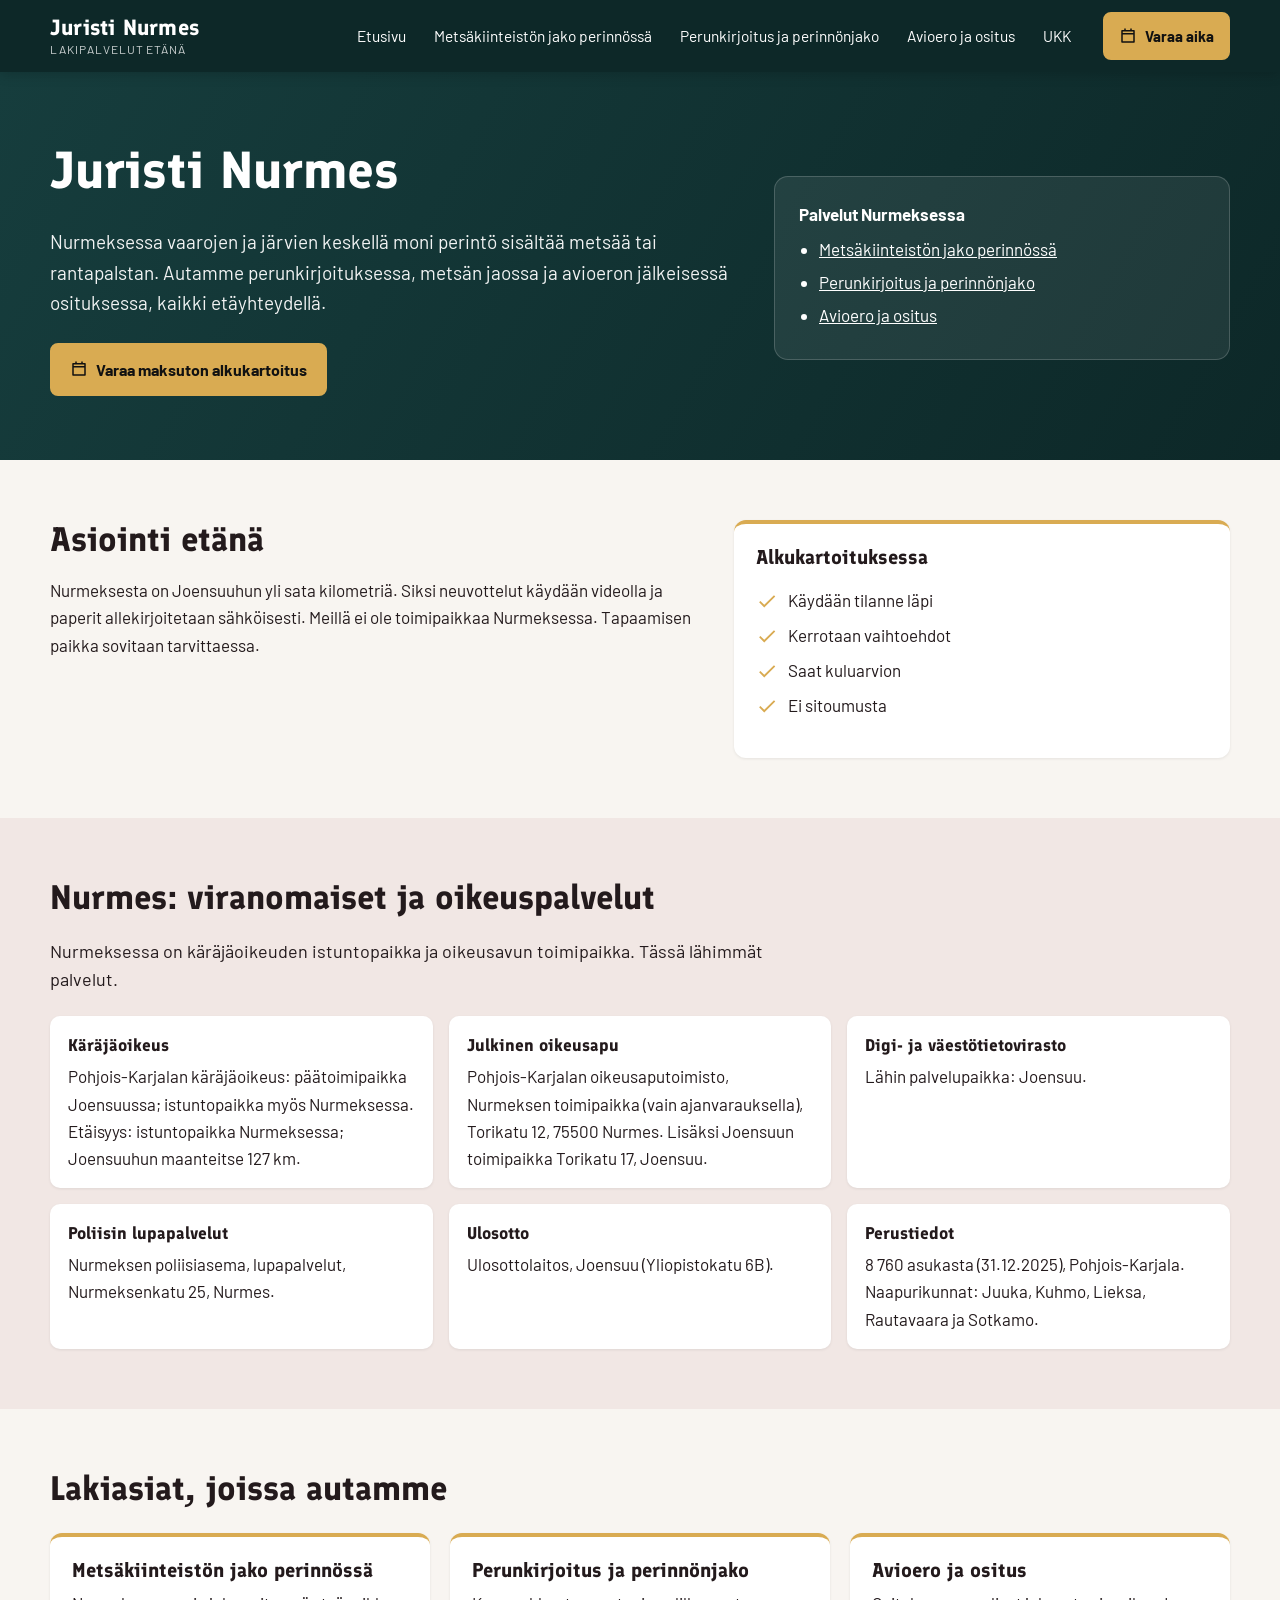
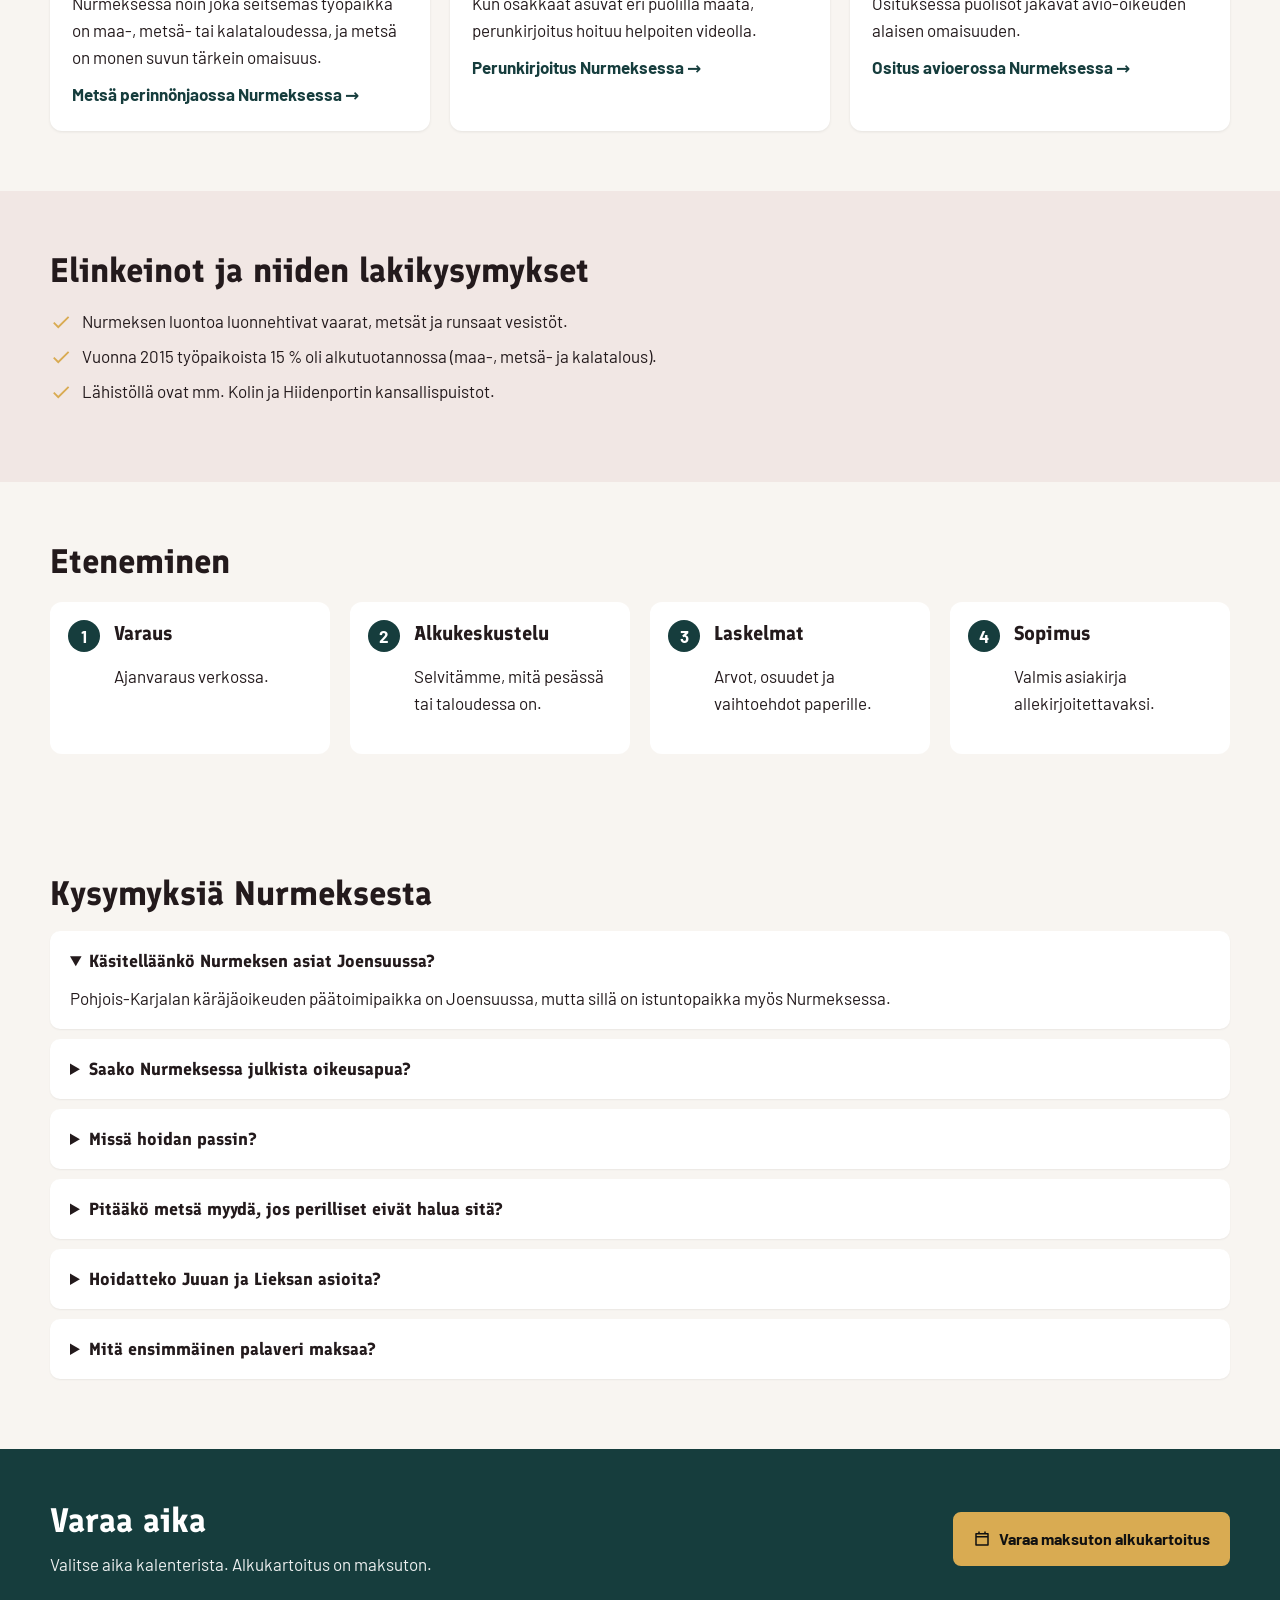
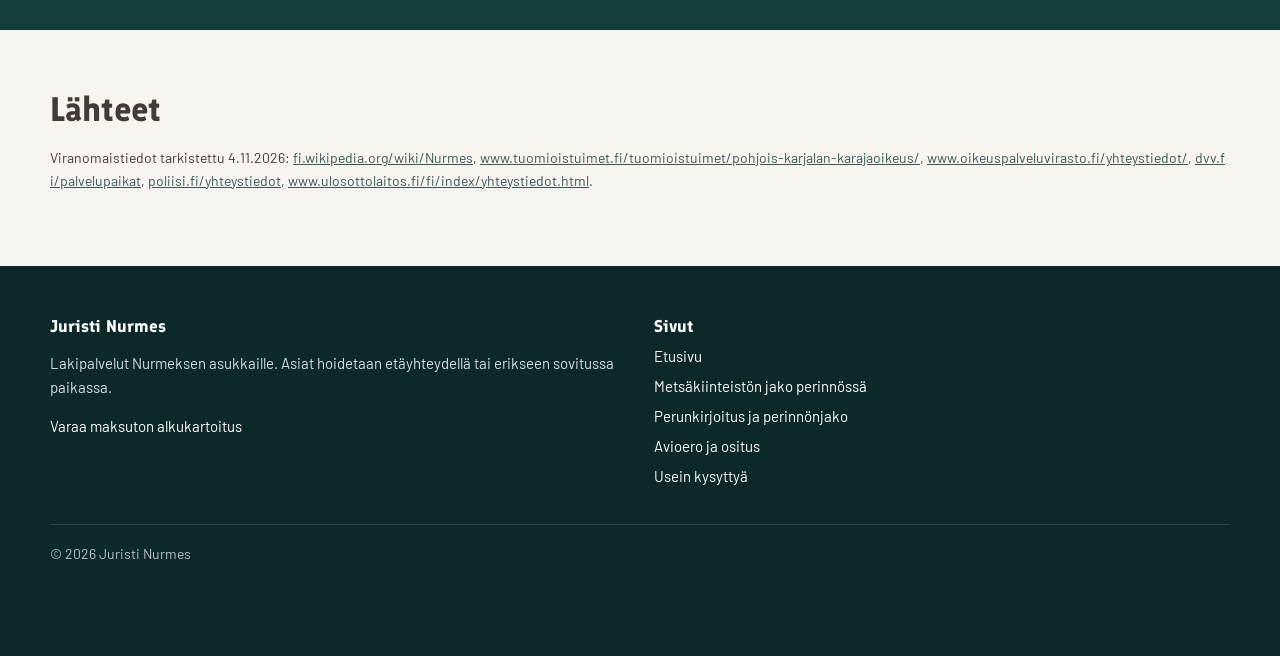
<file: index.html>
<!doctype html>
<html lang="fi">
<head>
<meta charset="utf-8">
<meta name="viewport" content="width=device-width,initial-scale=1">
<title>Juristi Nurmes | Metsä, perintö ja ero</title>
<meta name="description" content="Juristi Nurmes: metsäperinnöt, perunkirjoitus ja ositus etäyhteydellä. Varaa maksuton alkukartoitus.">
<meta name="robots" content="index,follow">
<link rel="canonical" href="https://arttu475-cpu.github.io/juristi-nurmes/">
<meta property="og:type" content="website">
<meta property="og:locale" content="fi_FI">
<meta property="og:site_name" content="Juristi Nurmes">
<meta property="og:title" content="Juristi Nurmes | Metsä, perintö ja ero">
<meta property="og:description" content="Juristi Nurmes: metsäperinnöt, perunkirjoitus ja ositus etäyhteydellä. Varaa maksuton alkukartoitus.">
<meta property="og:url" content="https://arttu475-cpu.github.io/juristi-nurmes/">
<meta name="theme-color" content="#0d2828">
<link rel="stylesheet" href="./_f/fontit.css">
<link rel="stylesheet" href="./_f/tyyli.css">
<script type="application/ld+json">{"@context":"https://schema.org","@graph":[{"@type":"WebSite","@id":"https://arttu475-cpu.github.io/juristi-nurmes/#website","url":"https://arttu475-cpu.github.io/juristi-nurmes/","name":"Juristi Nurmes","inLanguage":"fi"},{"@type":"LegalService","@id":"https://arttu475-cpu.github.io/juristi-nurmes/#palvelu","name":"Juristi Nurmes","url":"https://arttu475-cpu.github.io/juristi-nurmes/","description":"Juristi Nurmes: metsäperinnöt, perunkirjoitus ja ositus etäyhteydellä. Varaa maksuton alkukartoitus.","areaServed":{"@type":"City","name":"Nurmes","sameAs":"https://fi.wikipedia.org/wiki/Nurmes"},"knowsAbout":["Metsäkiinteistön jako perinnössä","Perunkirjoitus ja perinnönjako","Avioero ja ositus"],"potentialAction":{"@type":"ReserveAction","name":"Varaa maksuton alkukartoitus","target":"https://calendly.com/lakiasiantoimisto-helsinki/lakitoimiston-alkukartoitus"}},{"@type":"WebPage","@id":"https://arttu475-cpu.github.io/juristi-nurmes/#webpage","url":"https://arttu475-cpu.github.io/juristi-nurmes/","name":"Juristi Nurmes | Metsä, perintö ja ero","description":"Juristi Nurmes: metsäperinnöt, perunkirjoitus ja ositus etäyhteydellä. Varaa maksuton alkukartoitus.","inLanguage":"fi","isPartOf":{"@id":"https://arttu475-cpu.github.io/juristi-nurmes/#website"},"about":{"@id":"https://arttu475-cpu.github.io/juristi-nurmes/#palvelu"},"dateModified":"2026-11-04"},{"@type":"FAQPage","@id":"https://arttu475-cpu.github.io/juristi-nurmes/#ukk","mainEntity":[{"@type":"Question","name":"Käsitelläänkö Nurmeksen asiat Joensuussa?","acceptedAnswer":{"@type":"Answer","text":"Pohjois-Karjalan käräjäoikeuden päätoimipaikka on Joensuussa, mutta sillä on istuntopaikka myös Nurmeksessa."}},{"@type":"Question","name":"Saako Nurmeksessa julkista oikeusapua?","acceptedAnswer":{"@type":"Answer","text":"Pohjois-Karjalan oikeusaputoimistolla on Nurmeksen toimipaikka Torikadulla, vain ajanvarauksella."}},{"@type":"Question","name":"Missä hoidan passin?","acceptedAnswer":{"@type":"Answer","text":"Nurmeksen poliisiasemalla on lupapalvelut, Nurmeksenkatu 25."}},{"@type":"Question","name":"Pitääkö metsä myydä, jos perilliset eivät halua sitä?","acceptedAnswer":{"@type":"Answer","text":"Ei välttämättä. Metsän voi jakaa, lunastaa yhdelle tai jättää yhteiseksi sopimuksella."}},{"@type":"Question","name":"Hoidatteko Juuan ja Lieksan asioita?","acceptedAnswer":{"@type":"Answer","text":"Kyllä, etäpalveluna."}},{"@type":"Question","name":"Mitä ensimmäinen palaveri maksaa?","acceptedAnswer":{"@type":"Answer","text":"Se on maksuton."}}]}]}</script>
</head>
<body>
<header class="hd"><div class="w"><a class="brand" href="./"><b>Juristi Nurmes</b><small>Lakipalvelut etänä</small></a><input type="checkbox" id="mt" class="mt" aria-label="Avaa valikko"><label for="mt" class="mtl">Valikko</label>
<nav class="nav" aria-label="Päävalikko"><a href="./">Etusivu</a><a href="./metsan-perinnonjako/">Metsäkiinteistön jako perinnössä</a><a href="./perunkirjoitus/">Perunkirjoitus ja perinnönjako</a><a href="./avioero-ja-ositus/">Avioero ja ositus</a><a href="./ukk/">UKK</a></nav>
<a class="btn hbtn" href="https://calendly.com/lakiasiantoimisto-helsinki/lakitoimiston-alkukartoitus" target="_blank" rel="noopener"><svg viewBox="0 0 24 24" width="18" height="18" aria-hidden="true"><path fill="currentColor" d="M7 2h2v2h6V2h2v2h3a1 1 0 0 1 1 1v15a1 1 0 0 1-1 1H4a1 1 0 0 1-1-1V5a1 1 0 0 1 1-1h3zm12 8H5v9h14zM5 8h14V6H5z"/></svg>Varaa aika</a></div>
</header>
<main>

<section class="hero"><div class="w"><div><h1>Juristi Nurmes</h1><p class="l">Nurmeksessa vaarojen ja järvien keskellä moni perintö sisältää metsää tai rantapalstan. Autamme perunkirjoituksessa, metsän jaossa ja avioeron jälkeisessä osituksessa, kaikki etäyhteydellä.</p><div class="napit"><a class="btn" href="https://calendly.com/lakiasiantoimisto-helsinki/lakitoimiston-alkukartoitus" target="_blank" rel="noopener"><svg viewBox="0 0 24 24" width="18" height="18" aria-hidden="true"><path fill="currentColor" d="M7 2h2v2h6V2h2v2h3a1 1 0 0 1 1 1v15a1 1 0 0 1-1 1H4a1 1 0 0 1-1-1V5a1 1 0 0 1 1-1h3zm12 8H5v9h14zM5 8h14V6H5z"/></svg>Varaa maksuton alkukartoitus</a></div></div><div class="kortti"><b>Palvelut Nurmeksessa</b><ul><li><a style="color:#fff" href="./metsan-perinnonjako/">Metsäkiinteistön jako perinnössä</a></li><li><a style="color:#fff" href="./perunkirjoitus/">Perunkirjoitus ja perinnönjako</a></li><li><a style="color:#fff" href="./avioero-ja-ositus/">Avioero ja ositus</a></li></ul></div></div></section>
<section class="sec"><div class="w two"><div><h2>Asiointi etänä</h2><p>Nurmeksesta on Joensuuhun yli sata kilometriä. Siksi neuvottelut käydään videolla ja paperit allekirjoitetaan sähköisesti. Meillä ei ole toimipaikkaa Nurmeksessa. Tapaamisen paikka sovitaan tarvittaessa.</p></div><div class="card"><h3>Alkukartoituksessa</h3><ul class="list"><li><svg viewBox="0 0 24 24" width="22" height="22" aria-hidden="true"><path fill="currentColor" d="M9 16.2 4.8 12l-1.4 1.4L9 19 21 7l-1.4-1.4z"/></svg><span>Käydään tilanne läpi</span></li><li><svg viewBox="0 0 24 24" width="22" height="22" aria-hidden="true"><path fill="currentColor" d="M9 16.2 4.8 12l-1.4 1.4L9 19 21 7l-1.4-1.4z"/></svg><span>Kerrotaan vaihtoehdot</span></li><li><svg viewBox="0 0 24 24" width="22" height="22" aria-hidden="true"><path fill="currentColor" d="M9 16.2 4.8 12l-1.4 1.4L9 19 21 7l-1.4-1.4z"/></svg><span>Saat kuluarvion</span></li><li><svg viewBox="0 0 24 24" width="22" height="22" aria-hidden="true"><path fill="currentColor" d="M9 16.2 4.8 12l-1.4 1.4L9 19 21 7l-1.4-1.4z"/></svg><span>Ei sitoumusta</span></li></ul></div></div></section>
<section class="sec alt"><div class="w"><h2>Nurmes: viranomaiset ja oikeuspalvelut</h2><p class="lead">Nurmeksessa on käräjäoikeuden istuntopaikka ja oikeusavun toimipaikka. Tässä lähimmät palvelut.</p><div class="fakta"><div><b>Käräjäoikeus</b>Pohjois-Karjalan käräjäoikeus: päätoimipaikka Joensuussa; istuntopaikka myös Nurmeksessa. Etäisyys: istuntopaikka Nurmeksessa; Joensuuhun maanteitse 127 km.</div><div><b>Julkinen oikeusapu</b>Pohjois-Karjalan oikeusaputoimisto, Nurmeksen toimipaikka (vain ajanvarauksella), Torikatu 12, 75500 Nurmes. Lisäksi Joensuun toimipaikka Torikatu 17, Joensuu.</div><div><b>Digi- ja väestötietovirasto</b>Lähin palvelupaikka: Joensuu.</div><div><b>Poliisin lupapalvelut</b>Nurmeksen poliisiasema, lupapalvelut, Nurmeksenkatu 25, Nurmes.</div><div><b>Ulosotto</b>Ulosottolaitos, Joensuu (Yliopistokatu 6B).</div><div><b>Perustiedot</b>8 760 asukasta (31.12.2025), Pohjois-Karjala. Naapurikunnat: Juuka, Kuhmo, Lieksa, Rautavaara ja Sotkamo.</div></div></div></section>
<section class="sec"><div class="w"><h2>Lakiasiat, joissa autamme</h2><div class="grid"><div class="card"><h3>Metsäkiinteistön jako perinnössä</h3><p>Nurmeksessa noin joka seitsemäs työpaikka on maa-, metsä- tai kalataloudessa, ja metsä on monen suvun tärkein omaisuus.</p><a class="more" href="./metsan-perinnonjako/">Metsä perinnönjaossa Nurmeksessa →</a></div><div class="card"><h3>Perunkirjoitus ja perinnönjako</h3><p>Kun osakkaat asuvat eri puolilla maata, perunkirjoitus hoituu helpoiten videolla.</p><a class="more" href="./perunkirjoitus/">Perunkirjoitus Nurmeksessa →</a></div><div class="card"><h3>Avioero ja ositus</h3><p>Osituksessa puolisot jakavat avio-oikeuden alaisen omaisuuden.</p><a class="more" href="./avioero-ja-ositus/">Ositus avioerossa Nurmeksessa →</a></div></div></div></section>
<section class="sec alt"><div class="w"><h2>Elinkeinot ja niiden lakikysymykset</h2><ul class="list"><li><svg viewBox="0 0 24 24" width="22" height="22" aria-hidden="true"><path fill="currentColor" d="M9 16.2 4.8 12l-1.4 1.4L9 19 21 7l-1.4-1.4z"/></svg><span>Nurmeksen luontoa luonnehtivat vaarat, metsät ja runsaat vesistöt.</span></li><li><svg viewBox="0 0 24 24" width="22" height="22" aria-hidden="true"><path fill="currentColor" d="M9 16.2 4.8 12l-1.4 1.4L9 19 21 7l-1.4-1.4z"/></svg><span>Vuonna 2015 työpaikoista 15 % oli alkutuotannossa (maa-, metsä- ja kalatalous).</span></li><li><svg viewBox="0 0 24 24" width="22" height="22" aria-hidden="true"><path fill="currentColor" d="M9 16.2 4.8 12l-1.4 1.4L9 19 21 7l-1.4-1.4z"/></svg><span>Lähistöllä ovat mm. Kolin ja Hiidenportin kansallispuistot.</span></li></ul></div></section>
<section class="sec"><div class="w"><h2>Eteneminen</h2><div class="steps"><div><h3>Varaus</h3><p>Ajanvaraus verkossa.</p></div><div><h3>Alkukeskustelu</h3><p>Selvitämme, mitä pesässä tai taloudessa on.</p></div><div><h3>Laskelmat</h3><p>Arvot, osuudet ja vaihtoehdot paperille.</p></div><div><h3>Sopimus</h3><p>Valmis asiakirja allekirjoitettavaksi.</p></div></div></div></section>
<section class="sec"><div class="w"><div class="ukk"><h2>Kysymyksiä Nurmeksesta</h2><details open><summary>Käsitelläänkö Nurmeksen asiat Joensuussa?</summary><p>Pohjois-Karjalan käräjäoikeuden päätoimipaikka on Joensuussa, mutta sillä on istuntopaikka myös Nurmeksessa.</p></details>
<details><summary>Saako Nurmeksessa julkista oikeusapua?</summary><p>Pohjois-Karjalan oikeusaputoimistolla on Nurmeksen toimipaikka Torikadulla, vain ajanvarauksella.</p></details>
<details><summary>Missä hoidan passin?</summary><p>Nurmeksen poliisiasemalla on lupapalvelut, Nurmeksenkatu 25.</p></details>
<details><summary>Pitääkö metsä myydä, jos perilliset eivät halua sitä?</summary><p>Ei välttämättä. Metsän voi jakaa, lunastaa yhdelle tai jättää yhteiseksi sopimuksella.</p></details>
<details><summary>Hoidatteko Juuan ja Lieksan asioita?</summary><p>Kyllä, etäpalveluna.</p></details>
<details><summary>Mitä ensimmäinen palaveri maksaa?</summary><p>Se on maksuton.</p></details></div></div></section>
<section class="cta"><div class="w"><div><h2>Varaa aika</h2><p>Valitse aika kalenterista. Alkukartoitus on maksuton.</p></div><div class="napit"><a class="btn" href="https://calendly.com/lakiasiantoimisto-helsinki/lakitoimiston-alkukartoitus" target="_blank" rel="noopener"><svg viewBox="0 0 24 24" width="18" height="18" aria-hidden="true"><path fill="currentColor" d="M7 2h2v2h6V2h2v2h3a1 1 0 0 1 1 1v15a1 1 0 0 1-1 1H4a1 1 0 0 1-1-1V5a1 1 0 0 1 1-1h3zm12 8H5v9h14zM5 8h14V6H5z"/></svg>Varaa maksuton alkukartoitus</a></div></div></section>
<section class="sec"><div class="w lahteet"><h2>Lähteet</h2><p>Viranomaistiedot tarkistettu 4.11.2026: <a href="https://fi.wikipedia.org/wiki/Nurmes" rel="noopener">fi.wikipedia.org/wiki/Nurmes</a>, <a href="https://www.tuomioistuimet.fi/tuomioistuimet/pohjois-karjalan-karajaoikeus/" rel="noopener">www.tuomioistuimet.fi/tuomioistuimet/pohjois-karjalan-karajaoikeus/</a>, <a href="https://www.oikeuspalveluvirasto.fi/yhteystiedot/" rel="noopener">www.oikeuspalveluvirasto.fi/yhteystiedot/</a>, <a href="https://dvv.fi/palvelupaikat" rel="noopener">dvv.fi/palvelupaikat</a>, <a href="https://poliisi.fi/yhteystiedot" rel="noopener">poliisi.fi/yhteystiedot</a>, <a href="https://www.ulosottolaitos.fi/fi/index/yhteystiedot.html" rel="noopener">www.ulosottolaitos.fi/fi/index/yhteystiedot.html</a>.</p></div></section>
</main>
<footer class="ft"><div class="w"><div class="cols">
<div><h3>Juristi Nurmes</h3><p>Lakipalvelut Nurmeksen asukkaille. Asiat hoidetaan etäyhteydellä tai erikseen sovitussa paikassa.</p><p><a href="https://calendly.com/lakiasiantoimisto-helsinki/lakitoimiston-alkukartoitus" target="_blank" rel="noopener">Varaa maksuton alkukartoitus</a></p></div>
<div><h3>Sivut</h3><ul><li><a href="./">Etusivu</a></li><li><a href="./metsan-perinnonjako/">Metsäkiinteistön jako perinnössä</a></li><li><a href="./perunkirjoitus/">Perunkirjoitus ja perinnönjako</a></li><li><a href="./avioero-ja-ositus/">Avioero ja ositus</a></li><li><a href="./ukk/">Usein kysyttyä</a></li></ul></div>
</div><div class="pohja">© 2026 Juristi Nurmes</div></div></footer>
<div class="palkki"><a class="btn o" style="color:#fff" href="https://calendly.com/lakiasiantoimisto-helsinki/lakitoimiston-alkukartoitus" target="_blank" rel="noopener"><svg viewBox="0 0 24 24" width="18" height="18" aria-hidden="true"><path fill="currentColor" d="M7 2h2v2h6V2h2v2h3a1 1 0 0 1 1 1v15a1 1 0 0 1-1 1H4a1 1 0 0 1-1-1V5a1 1 0 0 1 1-1h3zm12 8H5v9h14zM5 8h14V6H5z"/></svg>Varaa maksuton alkukartoitus</a></div>
</body>
</html>
</file>
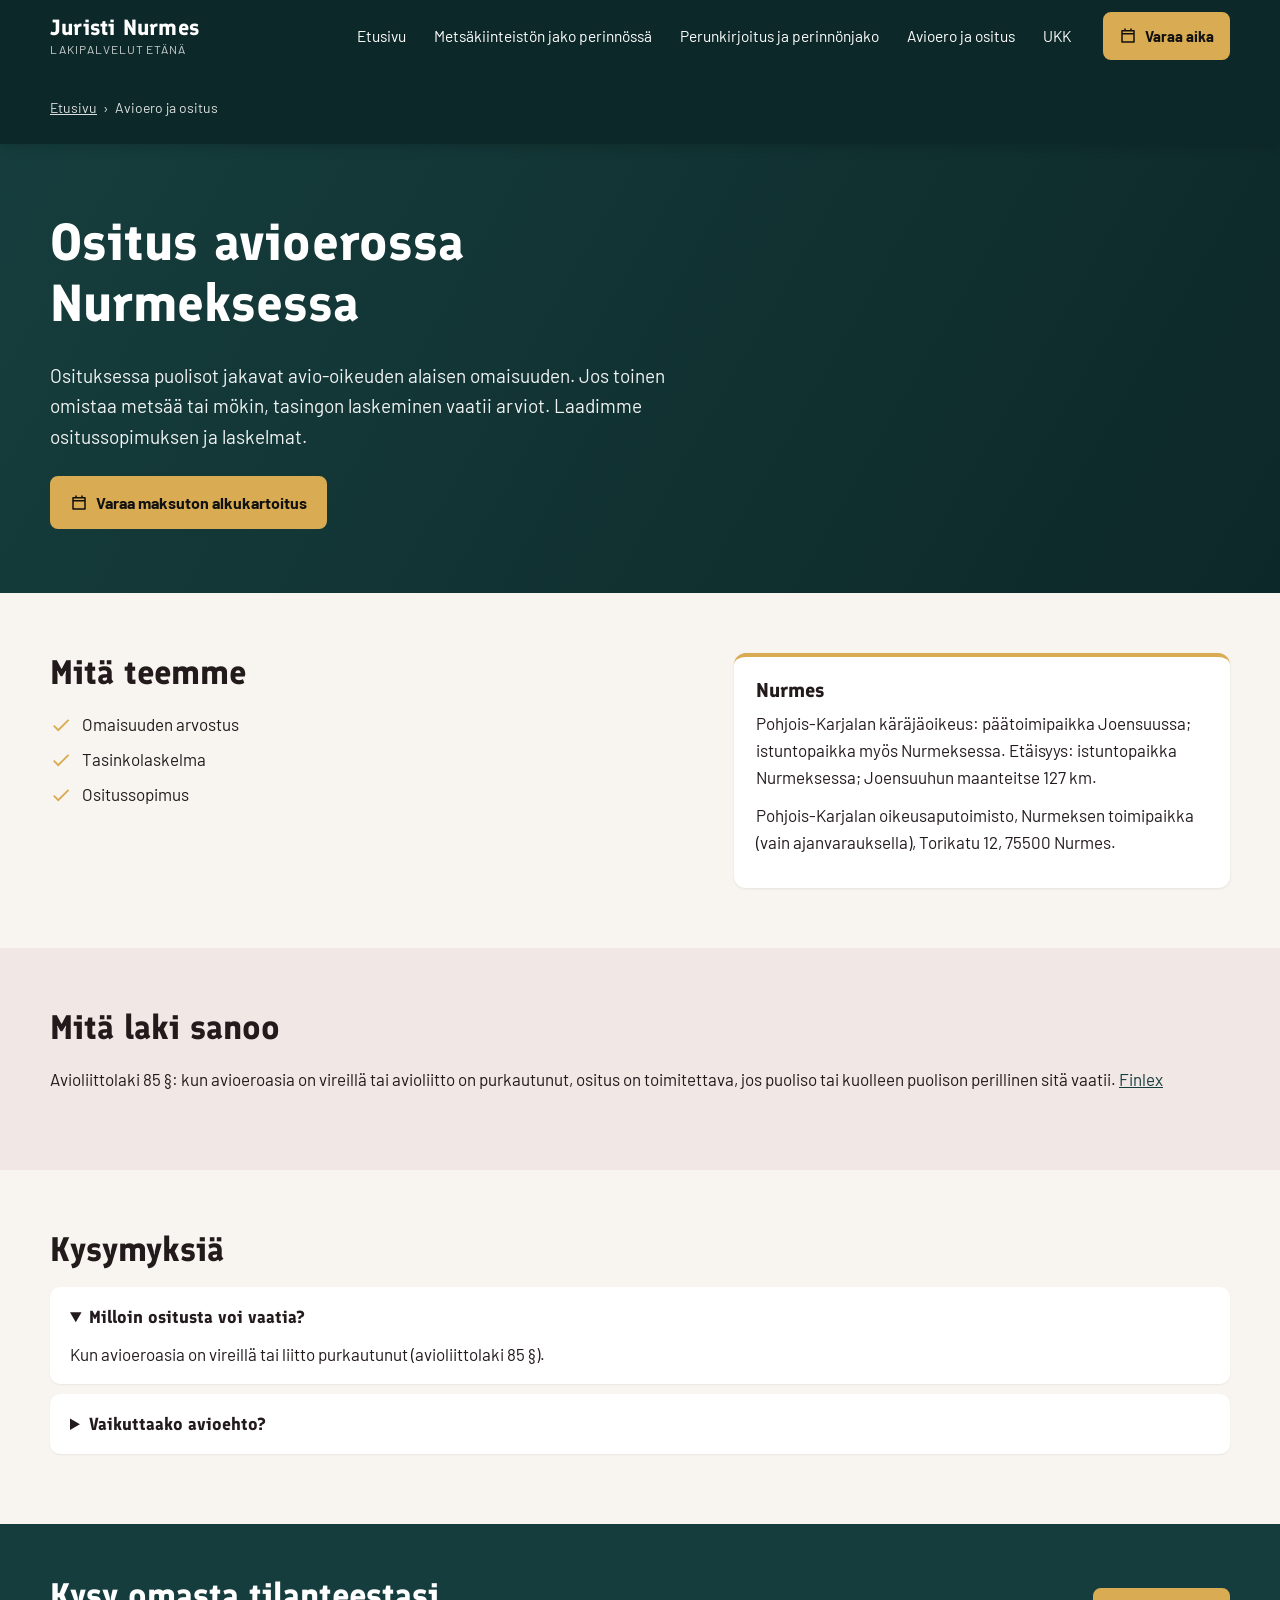
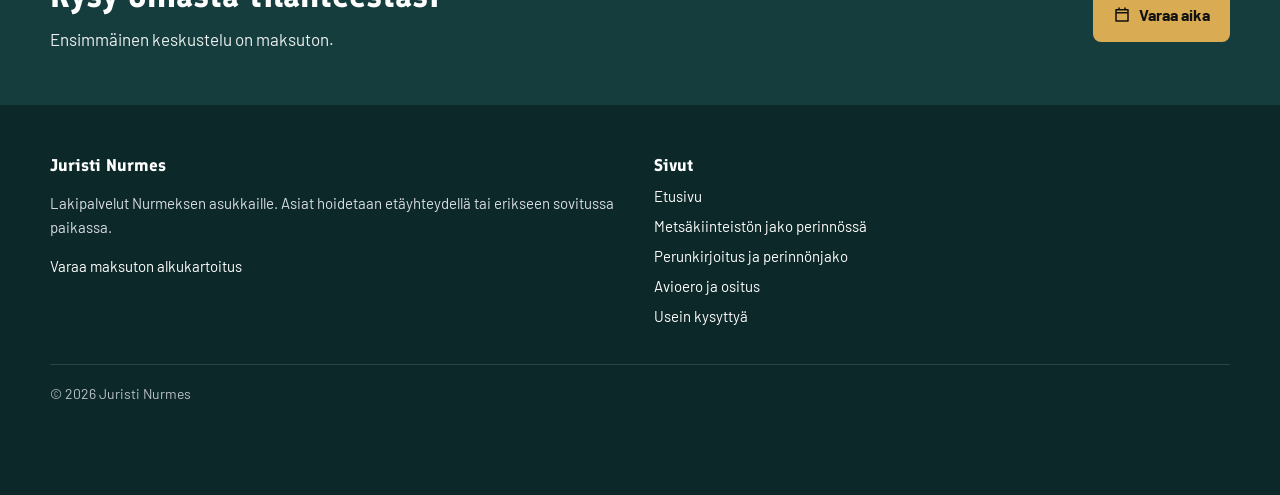
<file: avioero-ja-ositus/index.html>
<!doctype html>
<html lang="fi">
<head>
<meta charset="utf-8">
<meta name="viewport" content="width=device-width,initial-scale=1">
<title>Ositus avioerossa Nurmeksessa | Juristi Nurmes</title>
<meta name="description" content="Osituksessa puolisot jakavat avio-oikeuden alaisen omaisuuden. Varaa maksuton alkukartoitus.">
<meta name="robots" content="index,follow">
<link rel="canonical" href="https://arttu475-cpu.github.io/juristi-nurmes/avioero-ja-ositus/">
<meta property="og:type" content="website">
<meta property="og:locale" content="fi_FI">
<meta property="og:site_name" content="Juristi Nurmes">
<meta property="og:title" content="Ositus avioerossa Nurmeksessa | Juristi Nurmes">
<meta property="og:description" content="Osituksessa puolisot jakavat avio-oikeuden alaisen omaisuuden. Varaa maksuton alkukartoitus.">
<meta property="og:url" content="https://arttu475-cpu.github.io/juristi-nurmes/avioero-ja-ositus/">
<meta name="theme-color" content="#0d2828">
<link rel="stylesheet" href="../_f/fontit.css">
<link rel="stylesheet" href="../_f/tyyli.css">
<script type="application/ld+json">{"@context":"https://schema.org","@graph":[{"@type":"WebSite","@id":"https://arttu475-cpu.github.io/juristi-nurmes/#website","url":"https://arttu475-cpu.github.io/juristi-nurmes/","name":"Juristi Nurmes","inLanguage":"fi"},{"@type":"LegalService","@id":"https://arttu475-cpu.github.io/juristi-nurmes/#palvelu","name":"Juristi Nurmes","url":"https://arttu475-cpu.github.io/juristi-nurmes/","description":"Juristi Nurmes: metsäperinnöt, perunkirjoitus ja ositus etäyhteydellä. Varaa maksuton alkukartoitus.","areaServed":{"@type":"City","name":"Nurmes","sameAs":"https://fi.wikipedia.org/wiki/Nurmes"},"knowsAbout":["Metsäkiinteistön jako perinnössä","Perunkirjoitus ja perinnönjako","Avioero ja ositus"],"potentialAction":{"@type":"ReserveAction","name":"Varaa maksuton alkukartoitus","target":"https://calendly.com/lakiasiantoimisto-helsinki/lakitoimiston-alkukartoitus"}},{"@type":"WebPage","@id":"https://arttu475-cpu.github.io/juristi-nurmes/avioero-ja-ositus/#webpage","url":"https://arttu475-cpu.github.io/juristi-nurmes/avioero-ja-ositus/","name":"Ositus avioerossa Nurmeksessa | Juristi Nurmes","description":"Osituksessa puolisot jakavat avio-oikeuden alaisen omaisuuden. Varaa maksuton alkukartoitus.","inLanguage":"fi","isPartOf":{"@id":"https://arttu475-cpu.github.io/juristi-nurmes/#website"},"about":{"@id":"https://arttu475-cpu.github.io/juristi-nurmes/#palvelu"},"dateModified":"2026-11-04"},{"@type":"FAQPage","@id":"https://arttu475-cpu.github.io/juristi-nurmes/avioero-ja-ositus/#ukk","mainEntity":[{"@type":"Question","name":"Milloin ositusta voi vaatia?","acceptedAnswer":{"@type":"Answer","text":"Kun avioeroasia on vireillä tai liitto purkautunut (avioliittolaki 85 §)."}},{"@type":"Question","name":"Vaikuttaako avioehto?","acceptedAnswer":{"@type":"Answer","text":"Kyllä, avioehto voi sulkea omaisuutta tasingon ulkopuolelle."}}]},{"@type":"Service","name":"Ositus avioerossa Nurmeksessa","serviceType":"Avioero ja ositus","provider":{"@id":"https://arttu475-cpu.github.io/juristi-nurmes/#palvelu"},"areaServed":{"@type":"City","name":"Nurmes"}},{"@type":"BreadcrumbList","itemListElement":[{"@type":"ListItem","position":1,"name":"Etusivu","item":"https://arttu475-cpu.github.io/juristi-nurmes/"},{"@type":"ListItem","position":2,"name":"Avioero ja ositus","item":"https://arttu475-cpu.github.io/juristi-nurmes/avioero-ja-ositus/"}]}]}</script>
</head>
<body>
<header class="hd"><div class="w"><a class="brand" href="../"><b>Juristi Nurmes</b><small>Lakipalvelut etänä</small></a><input type="checkbox" id="mt" class="mt" aria-label="Avaa valikko"><label for="mt" class="mtl">Valikko</label>
<nav class="nav" aria-label="Päävalikko"><a href="../">Etusivu</a><a href="../metsan-perinnonjako/">Metsäkiinteistön jako perinnössä</a><a href="../perunkirjoitus/">Perunkirjoitus ja perinnönjako</a><a href="../avioero-ja-ositus/">Avioero ja ositus</a><a href="../ukk/">UKK</a></nav>
<a class="btn hbtn" href="https://calendly.com/lakiasiantoimisto-helsinki/lakitoimiston-alkukartoitus" target="_blank" rel="noopener"><svg viewBox="0 0 24 24" width="18" height="18" aria-hidden="true"><path fill="currentColor" d="M7 2h2v2h6V2h2v2h3a1 1 0 0 1 1 1v15a1 1 0 0 1-1 1H4a1 1 0 0 1-1-1V5a1 1 0 0 1 1-1h3zm12 8H5v9h14zM5 8h14V6H5z"/></svg>Varaa aika</a></div>
<div class="w"><nav class="crumb" aria-label="Murupolku"><ol><li><a href="../">Etusivu</a></li><li aria-current="page">Avioero ja ositus</li></ol></nav></div></header>
<main>

<section class="hero"><div class="w"><div><h1>Ositus avioerossa Nurmeksessa</h1><p class="l">Osituksessa puolisot jakavat avio-oikeuden alaisen omaisuuden. Jos toinen omistaa metsää tai mökin, tasingon laskeminen vaatii arviot. Laadimme ositussopimuksen ja laskelmat.</p><div class="napit"><a class="btn" href="https://calendly.com/lakiasiantoimisto-helsinki/lakitoimiston-alkukartoitus" target="_blank" rel="noopener"><svg viewBox="0 0 24 24" width="18" height="18" aria-hidden="true"><path fill="currentColor" d="M7 2h2v2h6V2h2v2h3a1 1 0 0 1 1 1v15a1 1 0 0 1-1 1H4a1 1 0 0 1-1-1V5a1 1 0 0 1 1-1h3zm12 8H5v9h14zM5 8h14V6H5z"/></svg>Varaa maksuton alkukartoitus</a></div></div></div></section>
<section class="sec"><div class="w two"><div><h2>Mitä teemme</h2><ul class="list"><li><svg viewBox="0 0 24 24" width="22" height="22" aria-hidden="true"><path fill="currentColor" d="M9 16.2 4.8 12l-1.4 1.4L9 19 21 7l-1.4-1.4z"/></svg><span>Omaisuuden arvostus</span></li><li><svg viewBox="0 0 24 24" width="22" height="22" aria-hidden="true"><path fill="currentColor" d="M9 16.2 4.8 12l-1.4 1.4L9 19 21 7l-1.4-1.4z"/></svg><span>Tasinkolaskelma</span></li><li><svg viewBox="0 0 24 24" width="22" height="22" aria-hidden="true"><path fill="currentColor" d="M9 16.2 4.8 12l-1.4 1.4L9 19 21 7l-1.4-1.4z"/></svg><span>Ositussopimus</span></li></ul></div><div class="card"><h3>Nurmes</h3><p>Pohjois-Karjalan käräjäoikeus: päätoimipaikka Joensuussa; istuntopaikka myös Nurmeksessa. Etäisyys: istuntopaikka Nurmeksessa; Joensuuhun maanteitse 127 km.</p><p>Pohjois-Karjalan oikeusaputoimisto, Nurmeksen toimipaikka (vain ajanvarauksella), Torikatu 12, 75500 Nurmes.</p></div></div></section>
<section class="sec alt"><div class="w"><h2>Mitä laki sanoo</h2><p>Avioliittolaki 85 §: kun avioeroasia on vireillä tai avioliitto on purkautunut, ositus on toimitettava, jos puoliso tai kuolleen puolison perillinen sitä vaatii. <a href="https://www.finlex.fi/fi/lainsaadanto/1929/234" rel="noopener">Finlex</a></p></div></section>
<section class="sec"><div class="w"><div class="ukk"><h2>Kysymyksiä</h2><details open><summary>Milloin ositusta voi vaatia?</summary><p>Kun avioeroasia on vireillä tai liitto purkautunut (avioliittolaki 85 §).</p></details>
<details><summary>Vaikuttaako avioehto?</summary><p>Kyllä, avioehto voi sulkea omaisuutta tasingon ulkopuolelle.</p></details></div></div></section>
<section class="cta"><div class="w"><div><h2>Kysy omasta tilanteestasi</h2><p>Ensimmäinen keskustelu on maksuton.</p></div><div class="napit"><a class="btn" href="https://calendly.com/lakiasiantoimisto-helsinki/lakitoimiston-alkukartoitus" target="_blank" rel="noopener"><svg viewBox="0 0 24 24" width="18" height="18" aria-hidden="true"><path fill="currentColor" d="M7 2h2v2h6V2h2v2h3a1 1 0 0 1 1 1v15a1 1 0 0 1-1 1H4a1 1 0 0 1-1-1V5a1 1 0 0 1 1-1h3zm12 8H5v9h14zM5 8h14V6H5z"/></svg>Varaa aika</a></div></div></section>
</main>
<footer class="ft"><div class="w"><div class="cols">
<div><h3>Juristi Nurmes</h3><p>Lakipalvelut Nurmeksen asukkaille. Asiat hoidetaan etäyhteydellä tai erikseen sovitussa paikassa.</p><p><a href="https://calendly.com/lakiasiantoimisto-helsinki/lakitoimiston-alkukartoitus" target="_blank" rel="noopener">Varaa maksuton alkukartoitus</a></p></div>
<div><h3>Sivut</h3><ul><li><a href="../">Etusivu</a></li><li><a href="../metsan-perinnonjako/">Metsäkiinteistön jako perinnössä</a></li><li><a href="../perunkirjoitus/">Perunkirjoitus ja perinnönjako</a></li><li><a href="../avioero-ja-ositus/">Avioero ja ositus</a></li><li><a href="../ukk/">Usein kysyttyä</a></li></ul></div>
</div><div class="pohja">© 2026 Juristi Nurmes</div></div></footer>
<div class="palkki"><a class="btn o" style="color:#fff" href="https://calendly.com/lakiasiantoimisto-helsinki/lakitoimiston-alkukartoitus" target="_blank" rel="noopener"><svg viewBox="0 0 24 24" width="18" height="18" aria-hidden="true"><path fill="currentColor" d="M7 2h2v2h6V2h2v2h3a1 1 0 0 1 1 1v15a1 1 0 0 1-1 1H4a1 1 0 0 1-1-1V5a1 1 0 0 1 1-1h3zm12 8H5v9h14zM5 8h14V6H5z"/></svg>Varaa maksuton alkukartoitus</a></div>
</body>
</html>
</file>
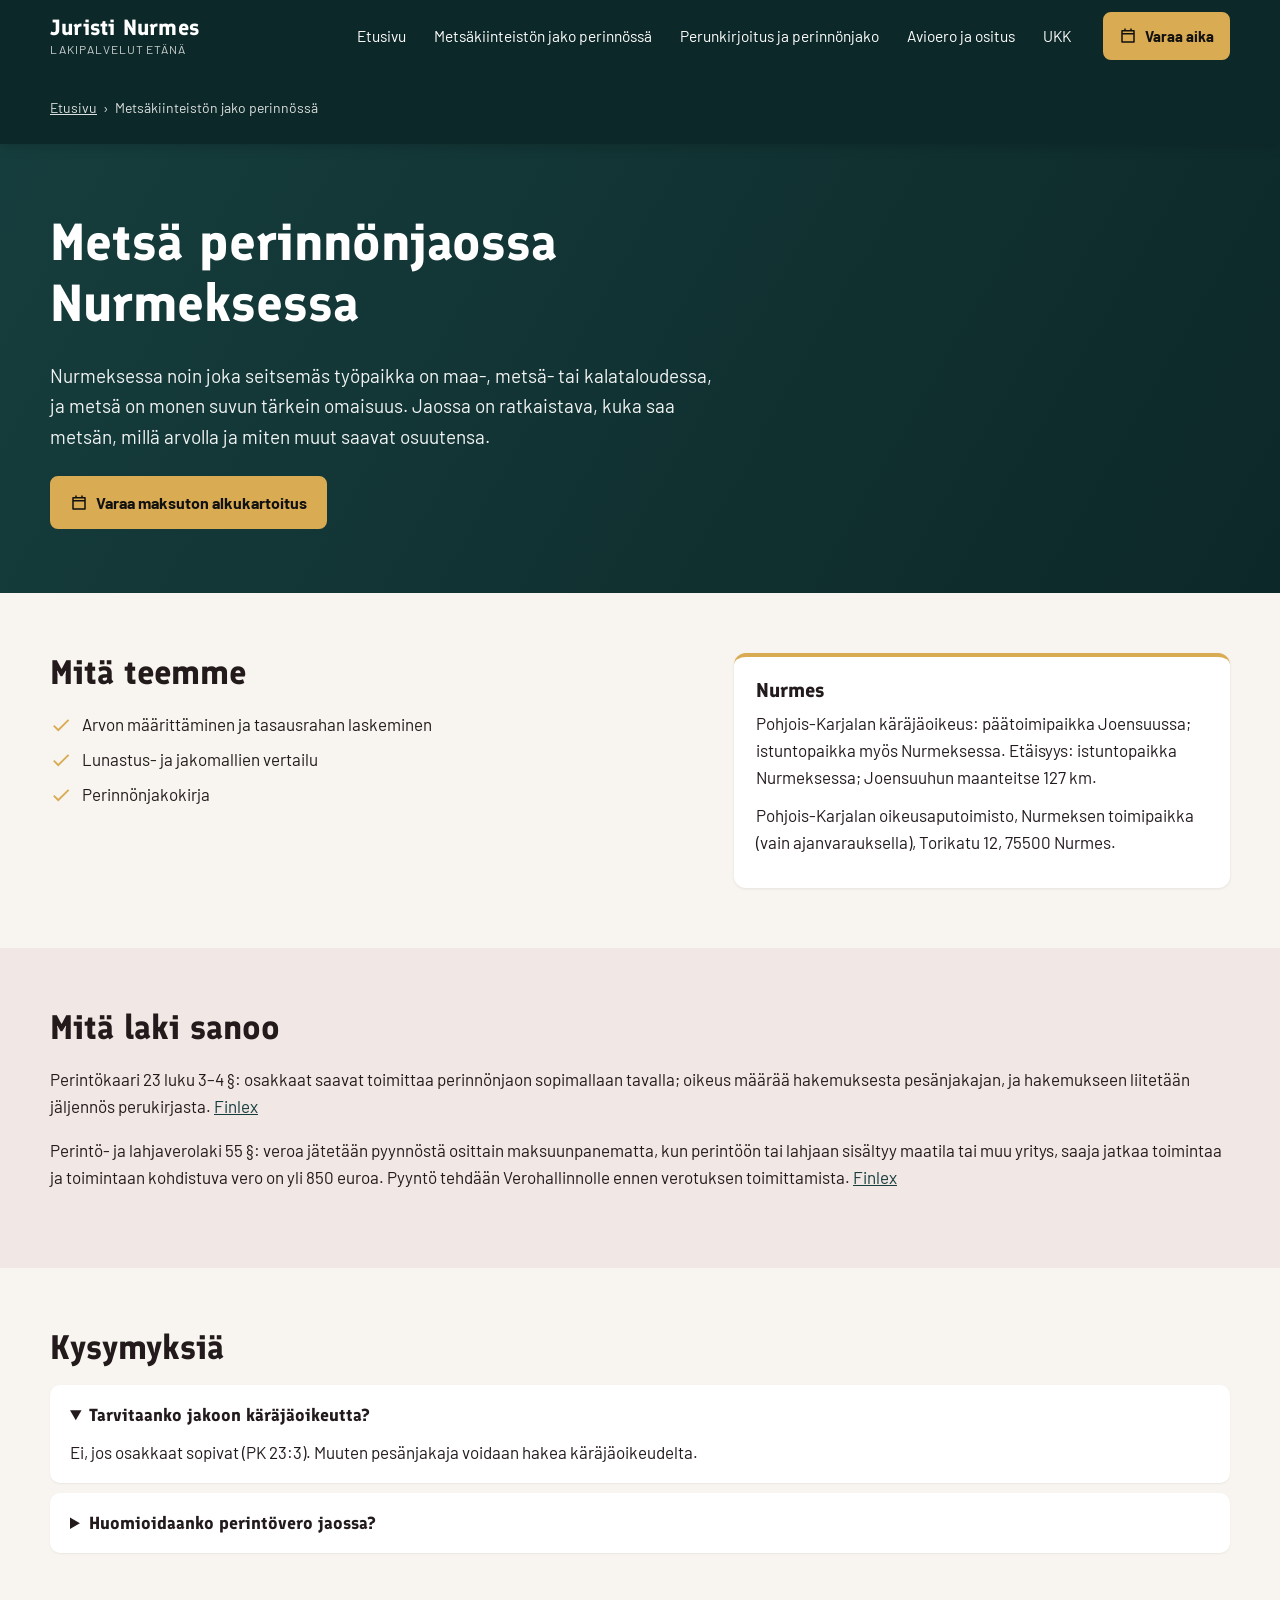
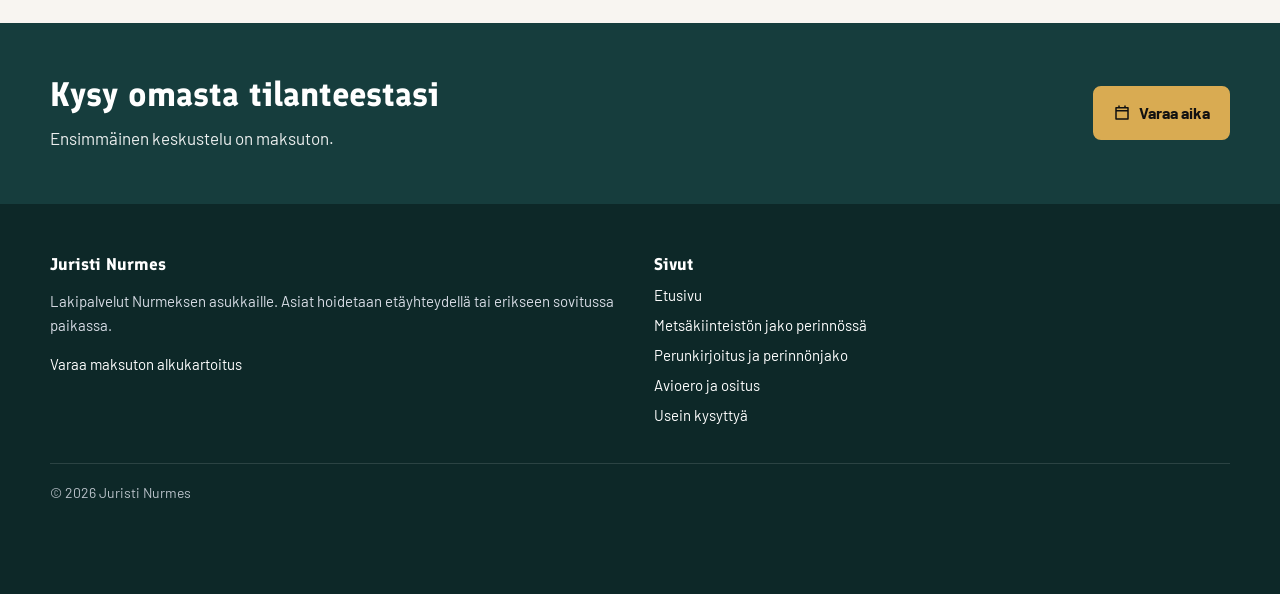
<file: metsan-perinnonjako/index.html>
<!doctype html>
<html lang="fi">
<head>
<meta charset="utf-8">
<meta name="viewport" content="width=device-width,initial-scale=1">
<title>Metsä perinnönjaossa Nurmeksessa | Juristi Nurmes</title>
<meta name="description" content="Nurmeksessa noin joka seitsemäs työpaikka on maa-, metsä- tai kalataloudessa, ja metsä on monen suvun tärkein omaisuus. Varaa maksuton alkukartoitus.">
<meta name="robots" content="index,follow">
<link rel="canonical" href="https://arttu475-cpu.github.io/juristi-nurmes/metsan-perinnonjako/">
<meta property="og:type" content="website">
<meta property="og:locale" content="fi_FI">
<meta property="og:site_name" content="Juristi Nurmes">
<meta property="og:title" content="Metsä perinnönjaossa Nurmeksessa | Juristi Nurmes">
<meta property="og:description" content="Nurmeksessa noin joka seitsemäs työpaikka on maa-, metsä- tai kalataloudessa, ja metsä on monen suvun tärkein omaisuus. Varaa maksuton alkukartoitus.">
<meta property="og:url" content="https://arttu475-cpu.github.io/juristi-nurmes/metsan-perinnonjako/">
<meta name="theme-color" content="#0d2828">
<link rel="stylesheet" href="../_f/fontit.css">
<link rel="stylesheet" href="../_f/tyyli.css">
<script type="application/ld+json">{"@context":"https://schema.org","@graph":[{"@type":"WebSite","@id":"https://arttu475-cpu.github.io/juristi-nurmes/#website","url":"https://arttu475-cpu.github.io/juristi-nurmes/","name":"Juristi Nurmes","inLanguage":"fi"},{"@type":"LegalService","@id":"https://arttu475-cpu.github.io/juristi-nurmes/#palvelu","name":"Juristi Nurmes","url":"https://arttu475-cpu.github.io/juristi-nurmes/","description":"Juristi Nurmes: metsäperinnöt, perunkirjoitus ja ositus etäyhteydellä. Varaa maksuton alkukartoitus.","areaServed":{"@type":"City","name":"Nurmes","sameAs":"https://fi.wikipedia.org/wiki/Nurmes"},"knowsAbout":["Metsäkiinteistön jako perinnössä","Perunkirjoitus ja perinnönjako","Avioero ja ositus"],"potentialAction":{"@type":"ReserveAction","name":"Varaa maksuton alkukartoitus","target":"https://calendly.com/lakiasiantoimisto-helsinki/lakitoimiston-alkukartoitus"}},{"@type":"WebPage","@id":"https://arttu475-cpu.github.io/juristi-nurmes/metsan-perinnonjako/#webpage","url":"https://arttu475-cpu.github.io/juristi-nurmes/metsan-perinnonjako/","name":"Metsä perinnönjaossa Nurmeksessa | Juristi Nurmes","description":"Nurmeksessa noin joka seitsemäs työpaikka on maa-, metsä- tai kalataloudessa, ja metsä on monen suvun tärkein omaisuus. Varaa maksuton alkukartoitus.","inLanguage":"fi","isPartOf":{"@id":"https://arttu475-cpu.github.io/juristi-nurmes/#website"},"about":{"@id":"https://arttu475-cpu.github.io/juristi-nurmes/#palvelu"},"dateModified":"2026-11-04"},{"@type":"FAQPage","@id":"https://arttu475-cpu.github.io/juristi-nurmes/metsan-perinnonjako/#ukk","mainEntity":[{"@type":"Question","name":"Tarvitaanko jakoon käräjäoikeutta?","acceptedAnswer":{"@type":"Answer","text":"Ei, jos osakkaat sopivat (PK 23:3). Muuten pesänjakaja voidaan hakea käräjäoikeudelta."}},{"@type":"Question","name":"Huomioidaanko perintövero jaossa?","acceptedAnswer":{"@type":"Answer","text":"Kyllä. Jakotapa vaikuttaa siihen, kuka veron maksaa ja miten paljon."}}]},{"@type":"Service","name":"Metsä perinnönjaossa Nurmeksessa","serviceType":"Metsäkiinteistön jako perinnössä","provider":{"@id":"https://arttu475-cpu.github.io/juristi-nurmes/#palvelu"},"areaServed":{"@type":"City","name":"Nurmes"}},{"@type":"BreadcrumbList","itemListElement":[{"@type":"ListItem","position":1,"name":"Etusivu","item":"https://arttu475-cpu.github.io/juristi-nurmes/"},{"@type":"ListItem","position":2,"name":"Metsäkiinteistön jako perinnössä","item":"https://arttu475-cpu.github.io/juristi-nurmes/metsan-perinnonjako/"}]}]}</script>
</head>
<body>
<header class="hd"><div class="w"><a class="brand" href="../"><b>Juristi Nurmes</b><small>Lakipalvelut etänä</small></a><input type="checkbox" id="mt" class="mt" aria-label="Avaa valikko"><label for="mt" class="mtl">Valikko</label>
<nav class="nav" aria-label="Päävalikko"><a href="../">Etusivu</a><a href="../metsan-perinnonjako/">Metsäkiinteistön jako perinnössä</a><a href="../perunkirjoitus/">Perunkirjoitus ja perinnönjako</a><a href="../avioero-ja-ositus/">Avioero ja ositus</a><a href="../ukk/">UKK</a></nav>
<a class="btn hbtn" href="https://calendly.com/lakiasiantoimisto-helsinki/lakitoimiston-alkukartoitus" target="_blank" rel="noopener"><svg viewBox="0 0 24 24" width="18" height="18" aria-hidden="true"><path fill="currentColor" d="M7 2h2v2h6V2h2v2h3a1 1 0 0 1 1 1v15a1 1 0 0 1-1 1H4a1 1 0 0 1-1-1V5a1 1 0 0 1 1-1h3zm12 8H5v9h14zM5 8h14V6H5z"/></svg>Varaa aika</a></div>
<div class="w"><nav class="crumb" aria-label="Murupolku"><ol><li><a href="../">Etusivu</a></li><li aria-current="page">Metsäkiinteistön jako perinnössä</li></ol></nav></div></header>
<main>

<section class="hero"><div class="w"><div><h1>Metsä perinnönjaossa Nurmeksessa</h1><p class="l">Nurmeksessa noin joka seitsemäs työpaikka on maa-, metsä- tai kalataloudessa, ja metsä on monen suvun tärkein omaisuus. Jaossa on ratkaistava, kuka saa metsän, millä arvolla ja miten muut saavat osuutensa.</p><div class="napit"><a class="btn" href="https://calendly.com/lakiasiantoimisto-helsinki/lakitoimiston-alkukartoitus" target="_blank" rel="noopener"><svg viewBox="0 0 24 24" width="18" height="18" aria-hidden="true"><path fill="currentColor" d="M7 2h2v2h6V2h2v2h3a1 1 0 0 1 1 1v15a1 1 0 0 1-1 1H4a1 1 0 0 1-1-1V5a1 1 0 0 1 1-1h3zm12 8H5v9h14zM5 8h14V6H5z"/></svg>Varaa maksuton alkukartoitus</a></div></div></div></section>
<section class="sec"><div class="w two"><div><h2>Mitä teemme</h2><ul class="list"><li><svg viewBox="0 0 24 24" width="22" height="22" aria-hidden="true"><path fill="currentColor" d="M9 16.2 4.8 12l-1.4 1.4L9 19 21 7l-1.4-1.4z"/></svg><span>Arvon määrittäminen ja tasausrahan laskeminen</span></li><li><svg viewBox="0 0 24 24" width="22" height="22" aria-hidden="true"><path fill="currentColor" d="M9 16.2 4.8 12l-1.4 1.4L9 19 21 7l-1.4-1.4z"/></svg><span>Lunastus- ja jakomallien vertailu</span></li><li><svg viewBox="0 0 24 24" width="22" height="22" aria-hidden="true"><path fill="currentColor" d="M9 16.2 4.8 12l-1.4 1.4L9 19 21 7l-1.4-1.4z"/></svg><span>Perinnönjakokirja</span></li></ul></div><div class="card"><h3>Nurmes</h3><p>Pohjois-Karjalan käräjäoikeus: päätoimipaikka Joensuussa; istuntopaikka myös Nurmeksessa. Etäisyys: istuntopaikka Nurmeksessa; Joensuuhun maanteitse 127 km.</p><p>Pohjois-Karjalan oikeusaputoimisto, Nurmeksen toimipaikka (vain ajanvarauksella), Torikatu 12, 75500 Nurmes.</p></div></div></section>
<section class="sec alt"><div class="w"><h2>Mitä laki sanoo</h2><p>Perintökaari 23 luku 3–4 §: osakkaat saavat toimittaa perinnönjaon sopimallaan tavalla; oikeus määrää hakemuksesta pesänjakajan, ja hakemukseen liitetään jäljennös perukirjasta. <a href="https://www.finlex.fi/fi/lainsaadanto/1965/40" rel="noopener">Finlex</a></p><p>Perintö- ja lahjaverolaki 55 §: veroa jätetään pyynnöstä osittain maksuunpanematta, kun perintöön tai lahjaan sisältyy maatila tai muu yritys, saaja jatkaa toimintaa ja toimintaan kohdistuva vero on yli 850 euroa. Pyyntö tehdään Verohallinnolle ennen verotuksen toimittamista. <a href="https://www.finlex.fi/fi/lainsaadanto/1940/378" rel="noopener">Finlex</a></p></div></section>
<section class="sec"><div class="w"><div class="ukk"><h2>Kysymyksiä</h2><details open><summary>Tarvitaanko jakoon käräjäoikeutta?</summary><p>Ei, jos osakkaat sopivat (PK 23:3). Muuten pesänjakaja voidaan hakea käräjäoikeudelta.</p></details>
<details><summary>Huomioidaanko perintövero jaossa?</summary><p>Kyllä. Jakotapa vaikuttaa siihen, kuka veron maksaa ja miten paljon.</p></details></div></div></section>
<section class="cta"><div class="w"><div><h2>Kysy omasta tilanteestasi</h2><p>Ensimmäinen keskustelu on maksuton.</p></div><div class="napit"><a class="btn" href="https://calendly.com/lakiasiantoimisto-helsinki/lakitoimiston-alkukartoitus" target="_blank" rel="noopener"><svg viewBox="0 0 24 24" width="18" height="18" aria-hidden="true"><path fill="currentColor" d="M7 2h2v2h6V2h2v2h3a1 1 0 0 1 1 1v15a1 1 0 0 1-1 1H4a1 1 0 0 1-1-1V5a1 1 0 0 1 1-1h3zm12 8H5v9h14zM5 8h14V6H5z"/></svg>Varaa aika</a></div></div></section>
</main>
<footer class="ft"><div class="w"><div class="cols">
<div><h3>Juristi Nurmes</h3><p>Lakipalvelut Nurmeksen asukkaille. Asiat hoidetaan etäyhteydellä tai erikseen sovitussa paikassa.</p><p><a href="https://calendly.com/lakiasiantoimisto-helsinki/lakitoimiston-alkukartoitus" target="_blank" rel="noopener">Varaa maksuton alkukartoitus</a></p></div>
<div><h3>Sivut</h3><ul><li><a href="../">Etusivu</a></li><li><a href="../metsan-perinnonjako/">Metsäkiinteistön jako perinnössä</a></li><li><a href="../perunkirjoitus/">Perunkirjoitus ja perinnönjako</a></li><li><a href="../avioero-ja-ositus/">Avioero ja ositus</a></li><li><a href="../ukk/">Usein kysyttyä</a></li></ul></div>
</div><div class="pohja">© 2026 Juristi Nurmes</div></div></footer>
<div class="palkki"><a class="btn o" style="color:#fff" href="https://calendly.com/lakiasiantoimisto-helsinki/lakitoimiston-alkukartoitus" target="_blank" rel="noopener"><svg viewBox="0 0 24 24" width="18" height="18" aria-hidden="true"><path fill="currentColor" d="M7 2h2v2h6V2h2v2h3a1 1 0 0 1 1 1v15a1 1 0 0 1-1 1H4a1 1 0 0 1-1-1V5a1 1 0 0 1 1-1h3zm12 8H5v9h14zM5 8h14V6H5z"/></svg>Varaa maksuton alkukartoitus</a></div>
</body>
</html>
</file>
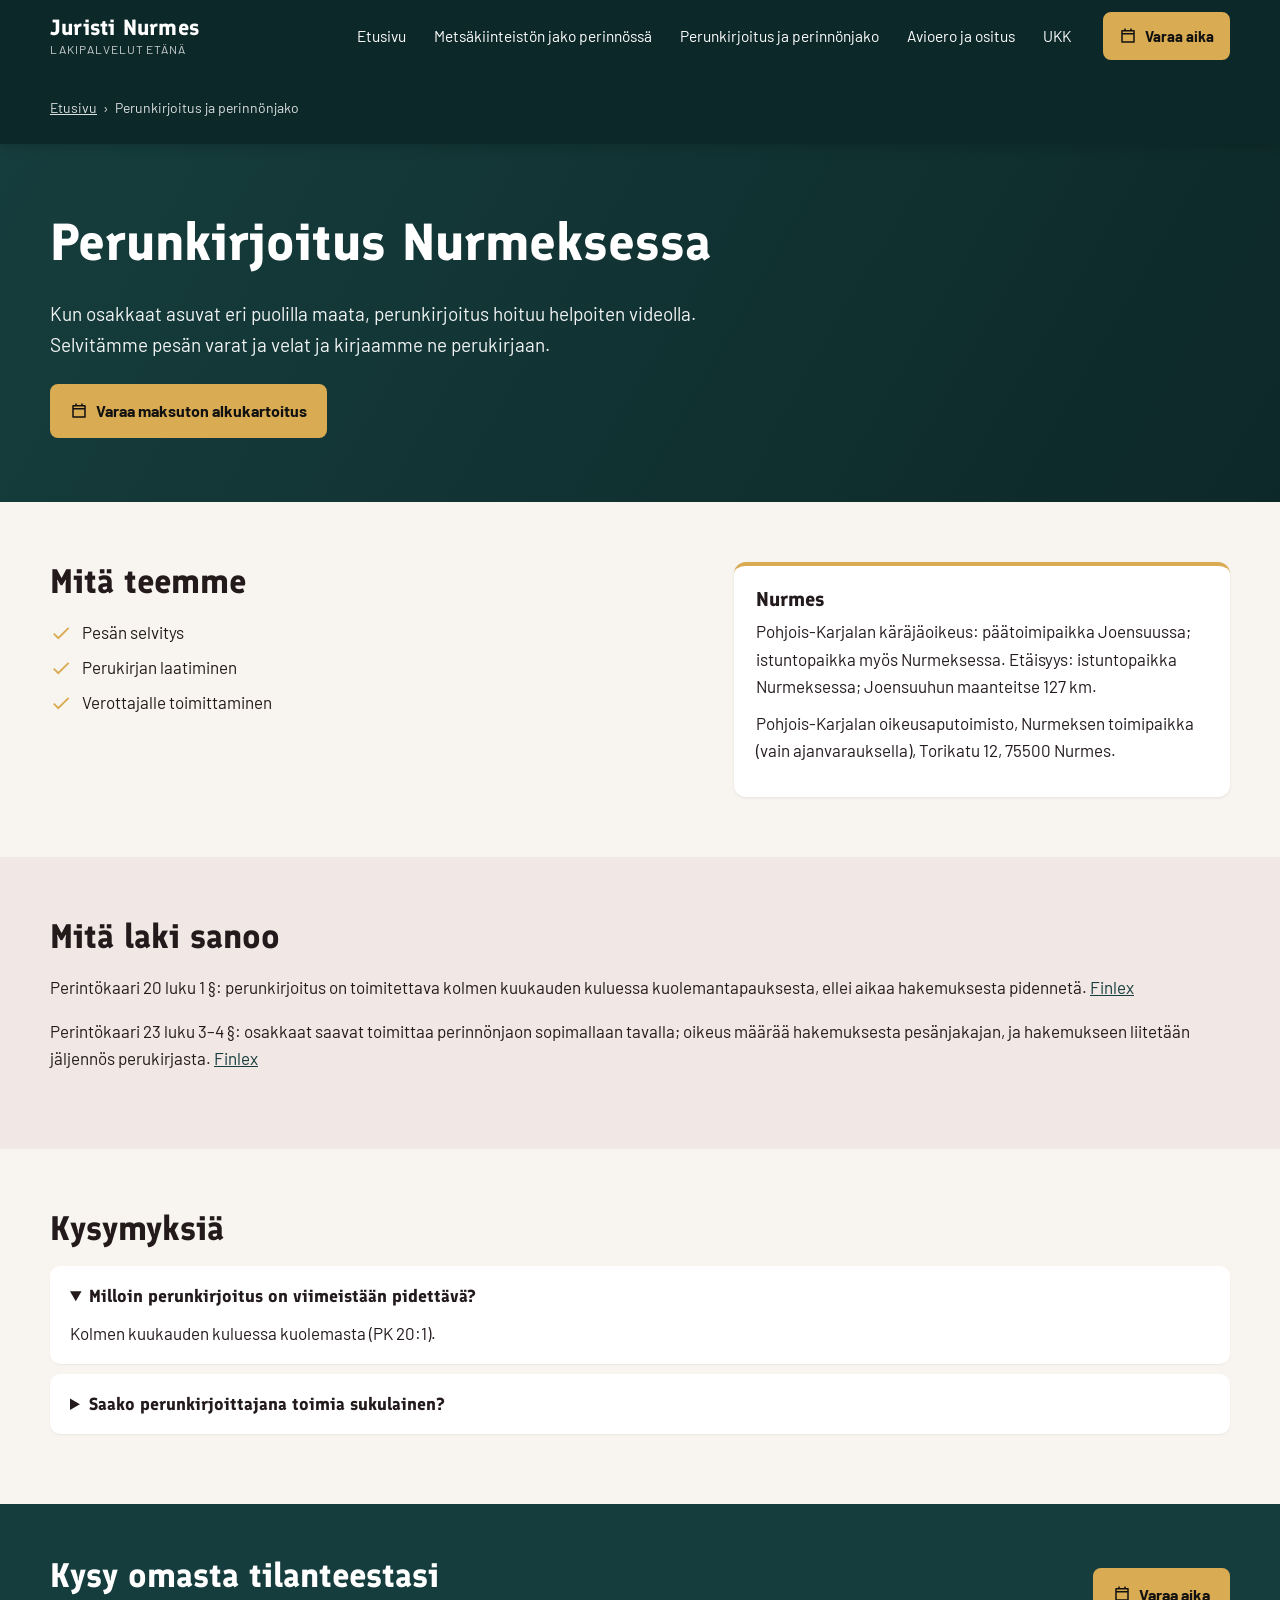
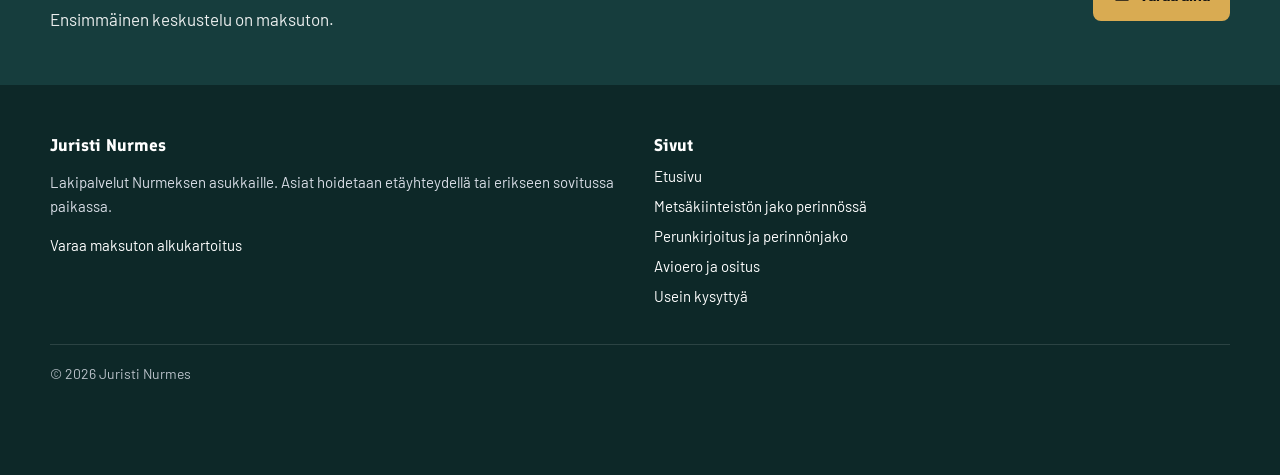
<file: perunkirjoitus/index.html>
<!doctype html>
<html lang="fi">
<head>
<meta charset="utf-8">
<meta name="viewport" content="width=device-width,initial-scale=1">
<title>Perunkirjoitus Nurmeksessa | Juristi Nurmes</title>
<meta name="description" content="Kun osakkaat asuvat eri puolilla maata, perunkirjoitus hoituu helpoiten videolla. Varaa maksuton alkukartoitus.">
<meta name="robots" content="index,follow">
<link rel="canonical" href="https://arttu475-cpu.github.io/juristi-nurmes/perunkirjoitus/">
<meta property="og:type" content="website">
<meta property="og:locale" content="fi_FI">
<meta property="og:site_name" content="Juristi Nurmes">
<meta property="og:title" content="Perunkirjoitus Nurmeksessa | Juristi Nurmes">
<meta property="og:description" content="Kun osakkaat asuvat eri puolilla maata, perunkirjoitus hoituu helpoiten videolla. Varaa maksuton alkukartoitus.">
<meta property="og:url" content="https://arttu475-cpu.github.io/juristi-nurmes/perunkirjoitus/">
<meta name="theme-color" content="#0d2828">
<link rel="stylesheet" href="../_f/fontit.css">
<link rel="stylesheet" href="../_f/tyyli.css">
<script type="application/ld+json">{"@context":"https://schema.org","@graph":[{"@type":"WebSite","@id":"https://arttu475-cpu.github.io/juristi-nurmes/#website","url":"https://arttu475-cpu.github.io/juristi-nurmes/","name":"Juristi Nurmes","inLanguage":"fi"},{"@type":"LegalService","@id":"https://arttu475-cpu.github.io/juristi-nurmes/#palvelu","name":"Juristi Nurmes","url":"https://arttu475-cpu.github.io/juristi-nurmes/","description":"Juristi Nurmes: metsäperinnöt, perunkirjoitus ja ositus etäyhteydellä. Varaa maksuton alkukartoitus.","areaServed":{"@type":"City","name":"Nurmes","sameAs":"https://fi.wikipedia.org/wiki/Nurmes"},"knowsAbout":["Metsäkiinteistön jako perinnössä","Perunkirjoitus ja perinnönjako","Avioero ja ositus"],"potentialAction":{"@type":"ReserveAction","name":"Varaa maksuton alkukartoitus","target":"https://calendly.com/lakiasiantoimisto-helsinki/lakitoimiston-alkukartoitus"}},{"@type":"WebPage","@id":"https://arttu475-cpu.github.io/juristi-nurmes/perunkirjoitus/#webpage","url":"https://arttu475-cpu.github.io/juristi-nurmes/perunkirjoitus/","name":"Perunkirjoitus Nurmeksessa | Juristi Nurmes","description":"Kun osakkaat asuvat eri puolilla maata, perunkirjoitus hoituu helpoiten videolla. Varaa maksuton alkukartoitus.","inLanguage":"fi","isPartOf":{"@id":"https://arttu475-cpu.github.io/juristi-nurmes/#website"},"about":{"@id":"https://arttu475-cpu.github.io/juristi-nurmes/#palvelu"},"dateModified":"2026-11-04"},{"@type":"FAQPage","@id":"https://arttu475-cpu.github.io/juristi-nurmes/perunkirjoitus/#ukk","mainEntity":[{"@type":"Question","name":"Milloin perunkirjoitus on viimeistään pidettävä?","acceptedAnswer":{"@type":"Answer","text":"Kolmen kuukauden kuluessa kuolemasta (PK 20:1)."}},{"@type":"Question","name":"Saako perunkirjoittajana toimia sukulainen?","acceptedAnswer":{"@type":"Answer","text":"Toimittajiksi valitaan kaksi uskottua henkilöä. Me voimme toimia toisena tai molempina."}}]},{"@type":"Service","name":"Perunkirjoitus Nurmeksessa","serviceType":"Perunkirjoitus ja perinnönjako","provider":{"@id":"https://arttu475-cpu.github.io/juristi-nurmes/#palvelu"},"areaServed":{"@type":"City","name":"Nurmes"}},{"@type":"BreadcrumbList","itemListElement":[{"@type":"ListItem","position":1,"name":"Etusivu","item":"https://arttu475-cpu.github.io/juristi-nurmes/"},{"@type":"ListItem","position":2,"name":"Perunkirjoitus ja perinnönjako","item":"https://arttu475-cpu.github.io/juristi-nurmes/perunkirjoitus/"}]}]}</script>
</head>
<body>
<header class="hd"><div class="w"><a class="brand" href="../"><b>Juristi Nurmes</b><small>Lakipalvelut etänä</small></a><input type="checkbox" id="mt" class="mt" aria-label="Avaa valikko"><label for="mt" class="mtl">Valikko</label>
<nav class="nav" aria-label="Päävalikko"><a href="../">Etusivu</a><a href="../metsan-perinnonjako/">Metsäkiinteistön jako perinnössä</a><a href="../perunkirjoitus/">Perunkirjoitus ja perinnönjako</a><a href="../avioero-ja-ositus/">Avioero ja ositus</a><a href="../ukk/">UKK</a></nav>
<a class="btn hbtn" href="https://calendly.com/lakiasiantoimisto-helsinki/lakitoimiston-alkukartoitus" target="_blank" rel="noopener"><svg viewBox="0 0 24 24" width="18" height="18" aria-hidden="true"><path fill="currentColor" d="M7 2h2v2h6V2h2v2h3a1 1 0 0 1 1 1v15a1 1 0 0 1-1 1H4a1 1 0 0 1-1-1V5a1 1 0 0 1 1-1h3zm12 8H5v9h14zM5 8h14V6H5z"/></svg>Varaa aika</a></div>
<div class="w"><nav class="crumb" aria-label="Murupolku"><ol><li><a href="../">Etusivu</a></li><li aria-current="page">Perunkirjoitus ja perinnönjako</li></ol></nav></div></header>
<main>

<section class="hero"><div class="w"><div><h1>Perunkirjoitus Nurmeksessa</h1><p class="l">Kun osakkaat asuvat eri puolilla maata, perunkirjoitus hoituu helpoiten videolla. Selvitämme pesän varat ja velat ja kirjaamme ne perukirjaan.</p><div class="napit"><a class="btn" href="https://calendly.com/lakiasiantoimisto-helsinki/lakitoimiston-alkukartoitus" target="_blank" rel="noopener"><svg viewBox="0 0 24 24" width="18" height="18" aria-hidden="true"><path fill="currentColor" d="M7 2h2v2h6V2h2v2h3a1 1 0 0 1 1 1v15a1 1 0 0 1-1 1H4a1 1 0 0 1-1-1V5a1 1 0 0 1 1-1h3zm12 8H5v9h14zM5 8h14V6H5z"/></svg>Varaa maksuton alkukartoitus</a></div></div></div></section>
<section class="sec"><div class="w two"><div><h2>Mitä teemme</h2><ul class="list"><li><svg viewBox="0 0 24 24" width="22" height="22" aria-hidden="true"><path fill="currentColor" d="M9 16.2 4.8 12l-1.4 1.4L9 19 21 7l-1.4-1.4z"/></svg><span>Pesän selvitys</span></li><li><svg viewBox="0 0 24 24" width="22" height="22" aria-hidden="true"><path fill="currentColor" d="M9 16.2 4.8 12l-1.4 1.4L9 19 21 7l-1.4-1.4z"/></svg><span>Perukirjan laatiminen</span></li><li><svg viewBox="0 0 24 24" width="22" height="22" aria-hidden="true"><path fill="currentColor" d="M9 16.2 4.8 12l-1.4 1.4L9 19 21 7l-1.4-1.4z"/></svg><span>Verottajalle toimittaminen</span></li></ul></div><div class="card"><h3>Nurmes</h3><p>Pohjois-Karjalan käräjäoikeus: päätoimipaikka Joensuussa; istuntopaikka myös Nurmeksessa. Etäisyys: istuntopaikka Nurmeksessa; Joensuuhun maanteitse 127 km.</p><p>Pohjois-Karjalan oikeusaputoimisto, Nurmeksen toimipaikka (vain ajanvarauksella), Torikatu 12, 75500 Nurmes.</p></div></div></section>
<section class="sec alt"><div class="w"><h2>Mitä laki sanoo</h2><p>Perintökaari 20 luku 1 §: perunkirjoitus on toimitettava kolmen kuukauden kuluessa kuolemantapauksesta, ellei aikaa hakemuksesta pidennetä. <a href="https://www.finlex.fi/fi/lainsaadanto/1965/40" rel="noopener">Finlex</a></p><p>Perintökaari 23 luku 3–4 §: osakkaat saavat toimittaa perinnönjaon sopimallaan tavalla; oikeus määrää hakemuksesta pesänjakajan, ja hakemukseen liitetään jäljennös perukirjasta. <a href="https://www.finlex.fi/fi/lainsaadanto/1965/40" rel="noopener">Finlex</a></p></div></section>
<section class="sec"><div class="w"><div class="ukk"><h2>Kysymyksiä</h2><details open><summary>Milloin perunkirjoitus on viimeistään pidettävä?</summary><p>Kolmen kuukauden kuluessa kuolemasta (PK 20:1).</p></details>
<details><summary>Saako perunkirjoittajana toimia sukulainen?</summary><p>Toimittajiksi valitaan kaksi uskottua henkilöä. Me voimme toimia toisena tai molempina.</p></details></div></div></section>
<section class="cta"><div class="w"><div><h2>Kysy omasta tilanteestasi</h2><p>Ensimmäinen keskustelu on maksuton.</p></div><div class="napit"><a class="btn" href="https://calendly.com/lakiasiantoimisto-helsinki/lakitoimiston-alkukartoitus" target="_blank" rel="noopener"><svg viewBox="0 0 24 24" width="18" height="18" aria-hidden="true"><path fill="currentColor" d="M7 2h2v2h6V2h2v2h3a1 1 0 0 1 1 1v15a1 1 0 0 1-1 1H4a1 1 0 0 1-1-1V5a1 1 0 0 1 1-1h3zm12 8H5v9h14zM5 8h14V6H5z"/></svg>Varaa aika</a></div></div></section>
</main>
<footer class="ft"><div class="w"><div class="cols">
<div><h3>Juristi Nurmes</h3><p>Lakipalvelut Nurmeksen asukkaille. Asiat hoidetaan etäyhteydellä tai erikseen sovitussa paikassa.</p><p><a href="https://calendly.com/lakiasiantoimisto-helsinki/lakitoimiston-alkukartoitus" target="_blank" rel="noopener">Varaa maksuton alkukartoitus</a></p></div>
<div><h3>Sivut</h3><ul><li><a href="../">Etusivu</a></li><li><a href="../metsan-perinnonjako/">Metsäkiinteistön jako perinnössä</a></li><li><a href="../perunkirjoitus/">Perunkirjoitus ja perinnönjako</a></li><li><a href="../avioero-ja-ositus/">Avioero ja ositus</a></li><li><a href="../ukk/">Usein kysyttyä</a></li></ul></div>
</div><div class="pohja">© 2026 Juristi Nurmes</div></div></footer>
<div class="palkki"><a class="btn o" style="color:#fff" href="https://calendly.com/lakiasiantoimisto-helsinki/lakitoimiston-alkukartoitus" target="_blank" rel="noopener"><svg viewBox="0 0 24 24" width="18" height="18" aria-hidden="true"><path fill="currentColor" d="M7 2h2v2h6V2h2v2h3a1 1 0 0 1 1 1v15a1 1 0 0 1-1 1H4a1 1 0 0 1-1-1V5a1 1 0 0 1 1-1h3zm12 8H5v9h14zM5 8h14V6H5z"/></svg>Varaa maksuton alkukartoitus</a></div>
</body>
</html>
</file>
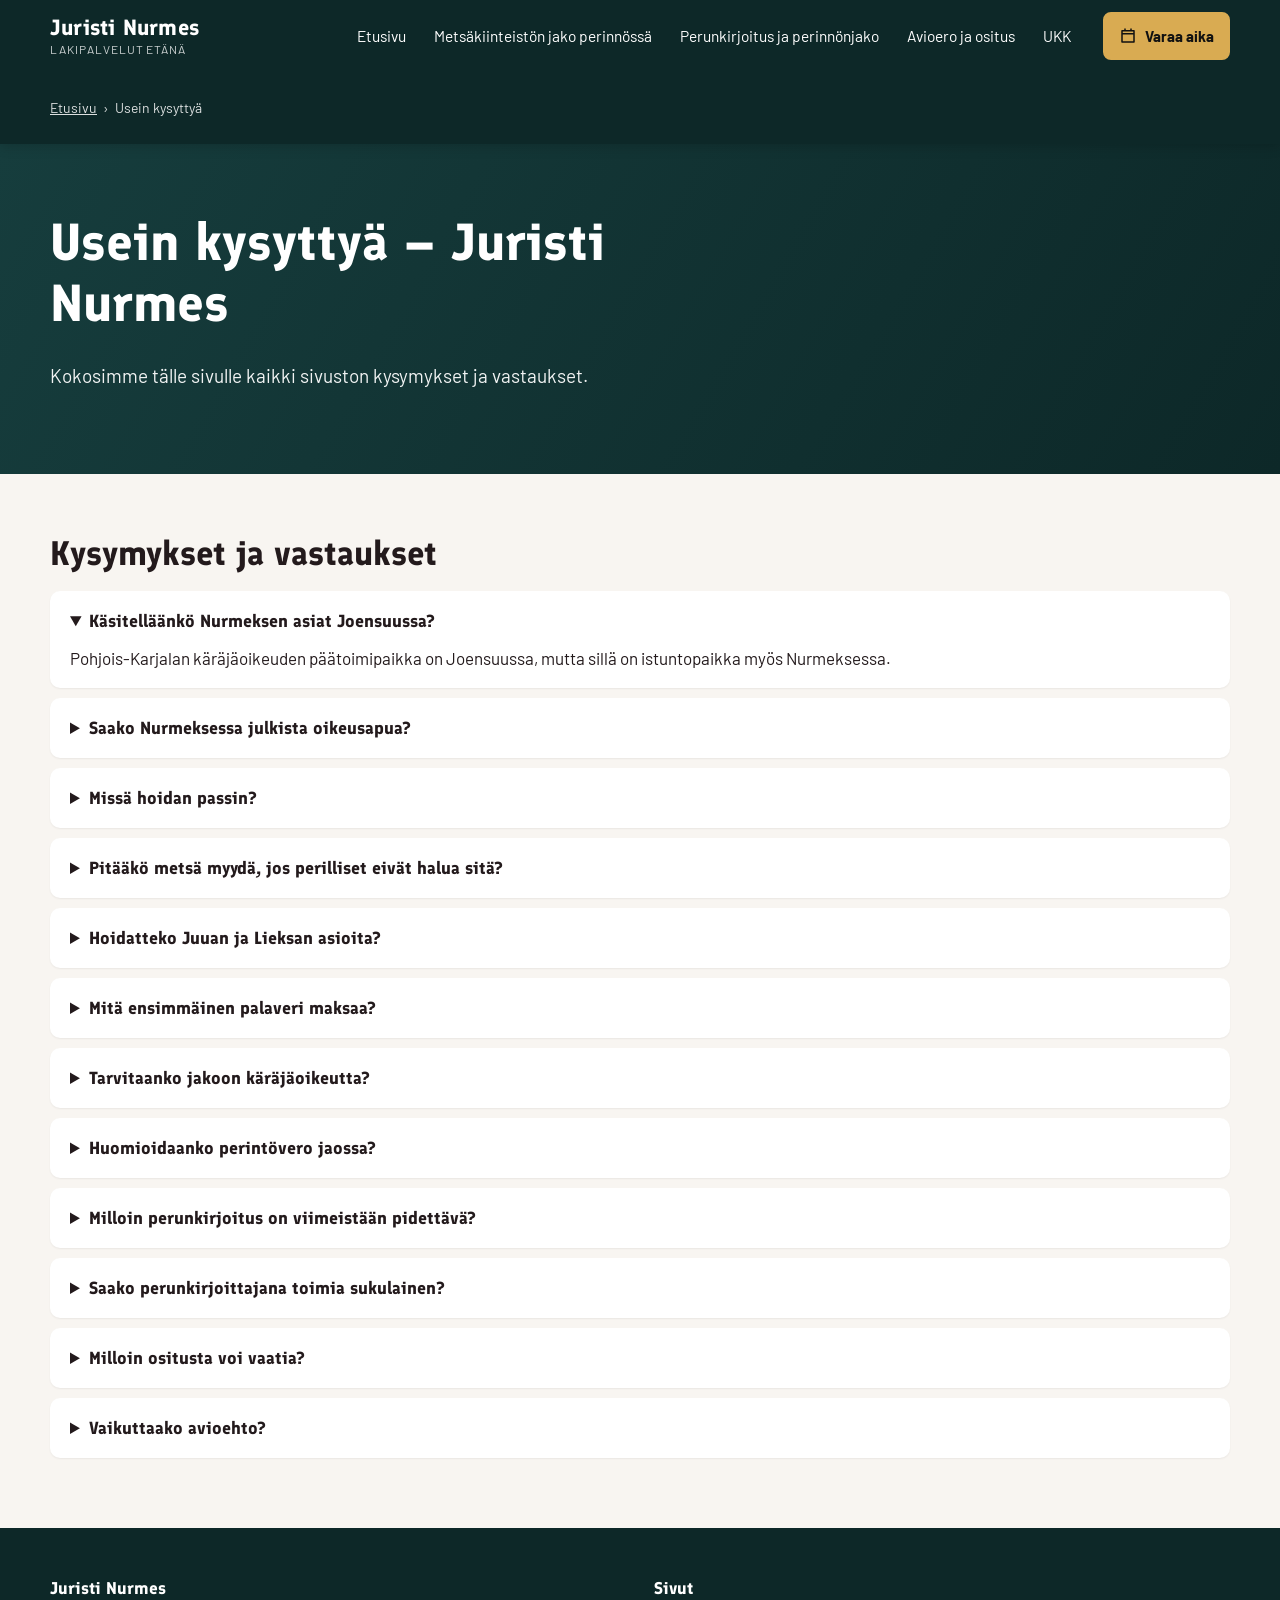
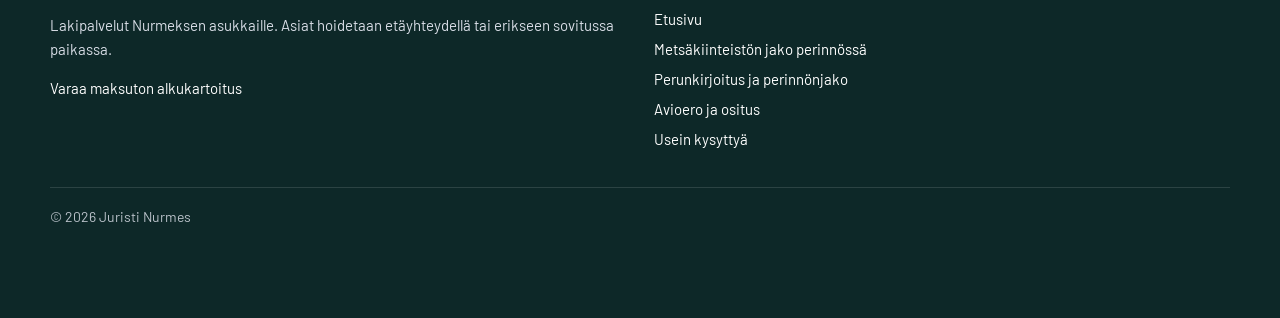
<file: ukk/index.html>
<!doctype html>
<html lang="fi">
<head>
<meta charset="utf-8">
<meta name="viewport" content="width=device-width,initial-scale=1">
<title>Usein kysyttyä | Juristi Nurmes</title>
<meta name="description" content="Vastauksia Nurmeksen asukkaiden kysymyksiin perinnöstä, riidoista ja viranomaisista.">
<meta name="robots" content="index,follow">
<link rel="canonical" href="https://arttu475-cpu.github.io/juristi-nurmes/ukk/">
<meta property="og:type" content="website">
<meta property="og:locale" content="fi_FI">
<meta property="og:site_name" content="Juristi Nurmes">
<meta property="og:title" content="Usein kysyttyä | Juristi Nurmes">
<meta property="og:description" content="Vastauksia Nurmeksen asukkaiden kysymyksiin perinnöstä, riidoista ja viranomaisista.">
<meta property="og:url" content="https://arttu475-cpu.github.io/juristi-nurmes/ukk/">
<meta name="theme-color" content="#0d2828">
<link rel="stylesheet" href="../_f/fontit.css">
<link rel="stylesheet" href="../_f/tyyli.css">
<script type="application/ld+json">{"@context":"https://schema.org","@graph":[{"@type":"WebSite","@id":"https://arttu475-cpu.github.io/juristi-nurmes/#website","url":"https://arttu475-cpu.github.io/juristi-nurmes/","name":"Juristi Nurmes","inLanguage":"fi"},{"@type":"LegalService","@id":"https://arttu475-cpu.github.io/juristi-nurmes/#palvelu","name":"Juristi Nurmes","url":"https://arttu475-cpu.github.io/juristi-nurmes/","description":"Juristi Nurmes: metsäperinnöt, perunkirjoitus ja ositus etäyhteydellä. Varaa maksuton alkukartoitus.","areaServed":{"@type":"City","name":"Nurmes","sameAs":"https://fi.wikipedia.org/wiki/Nurmes"},"knowsAbout":["Metsäkiinteistön jako perinnössä","Perunkirjoitus ja perinnönjako","Avioero ja ositus"],"potentialAction":{"@type":"ReserveAction","name":"Varaa maksuton alkukartoitus","target":"https://calendly.com/lakiasiantoimisto-helsinki/lakitoimiston-alkukartoitus"}},{"@type":"WebPage","@id":"https://arttu475-cpu.github.io/juristi-nurmes/ukk/#webpage","url":"https://arttu475-cpu.github.io/juristi-nurmes/ukk/","name":"Usein kysyttyä | Juristi Nurmes","description":"Vastauksia Nurmeksen asukkaiden kysymyksiin perinnöstä, riidoista ja viranomaisista.","inLanguage":"fi","isPartOf":{"@id":"https://arttu475-cpu.github.io/juristi-nurmes/#website"},"about":{"@id":"https://arttu475-cpu.github.io/juristi-nurmes/#palvelu"},"dateModified":"2026-11-04"},{"@type":"FAQPage","@id":"https://arttu475-cpu.github.io/juristi-nurmes/ukk/#ukk","mainEntity":[{"@type":"Question","name":"Käsitelläänkö Nurmeksen asiat Joensuussa?","acceptedAnswer":{"@type":"Answer","text":"Pohjois-Karjalan käräjäoikeuden päätoimipaikka on Joensuussa, mutta sillä on istuntopaikka myös Nurmeksessa."}},{"@type":"Question","name":"Saako Nurmeksessa julkista oikeusapua?","acceptedAnswer":{"@type":"Answer","text":"Pohjois-Karjalan oikeusaputoimistolla on Nurmeksen toimipaikka Torikadulla, vain ajanvarauksella."}},{"@type":"Question","name":"Missä hoidan passin?","acceptedAnswer":{"@type":"Answer","text":"Nurmeksen poliisiasemalla on lupapalvelut, Nurmeksenkatu 25."}},{"@type":"Question","name":"Pitääkö metsä myydä, jos perilliset eivät halua sitä?","acceptedAnswer":{"@type":"Answer","text":"Ei välttämättä. Metsän voi jakaa, lunastaa yhdelle tai jättää yhteiseksi sopimuksella."}},{"@type":"Question","name":"Hoidatteko Juuan ja Lieksan asioita?","acceptedAnswer":{"@type":"Answer","text":"Kyllä, etäpalveluna."}},{"@type":"Question","name":"Mitä ensimmäinen palaveri maksaa?","acceptedAnswer":{"@type":"Answer","text":"Se on maksuton."}},{"@type":"Question","name":"Tarvitaanko jakoon käräjäoikeutta?","acceptedAnswer":{"@type":"Answer","text":"Ei, jos osakkaat sopivat (PK 23:3). Muuten pesänjakaja voidaan hakea käräjäoikeudelta."}},{"@type":"Question","name":"Huomioidaanko perintövero jaossa?","acceptedAnswer":{"@type":"Answer","text":"Kyllä. Jakotapa vaikuttaa siihen, kuka veron maksaa ja miten paljon."}},{"@type":"Question","name":"Milloin perunkirjoitus on viimeistään pidettävä?","acceptedAnswer":{"@type":"Answer","text":"Kolmen kuukauden kuluessa kuolemasta (PK 20:1)."}},{"@type":"Question","name":"Saako perunkirjoittajana toimia sukulainen?","acceptedAnswer":{"@type":"Answer","text":"Toimittajiksi valitaan kaksi uskottua henkilöä. Me voimme toimia toisena tai molempina."}},{"@type":"Question","name":"Milloin ositusta voi vaatia?","acceptedAnswer":{"@type":"Answer","text":"Kun avioeroasia on vireillä tai liitto purkautunut (avioliittolaki 85 §)."}},{"@type":"Question","name":"Vaikuttaako avioehto?","acceptedAnswer":{"@type":"Answer","text":"Kyllä, avioehto voi sulkea omaisuutta tasingon ulkopuolelle."}}]},{"@type":"BreadcrumbList","itemListElement":[{"@type":"ListItem","position":1,"name":"Etusivu","item":"https://arttu475-cpu.github.io/juristi-nurmes/"},{"@type":"ListItem","position":2,"name":"Usein kysyttyä","item":"https://arttu475-cpu.github.io/juristi-nurmes/ukk/"}]}]}</script>
</head>
<body>
<header class="hd"><div class="w"><a class="brand" href="../"><b>Juristi Nurmes</b><small>Lakipalvelut etänä</small></a><input type="checkbox" id="mt" class="mt" aria-label="Avaa valikko"><label for="mt" class="mtl">Valikko</label>
<nav class="nav" aria-label="Päävalikko"><a href="../">Etusivu</a><a href="../metsan-perinnonjako/">Metsäkiinteistön jako perinnössä</a><a href="../perunkirjoitus/">Perunkirjoitus ja perinnönjako</a><a href="../avioero-ja-ositus/">Avioero ja ositus</a><a href="../ukk/">UKK</a></nav>
<a class="btn hbtn" href="https://calendly.com/lakiasiantoimisto-helsinki/lakitoimiston-alkukartoitus" target="_blank" rel="noopener"><svg viewBox="0 0 24 24" width="18" height="18" aria-hidden="true"><path fill="currentColor" d="M7 2h2v2h6V2h2v2h3a1 1 0 0 1 1 1v15a1 1 0 0 1-1 1H4a1 1 0 0 1-1-1V5a1 1 0 0 1 1-1h3zm12 8H5v9h14zM5 8h14V6H5z"/></svg>Varaa aika</a></div>
<div class="w"><nav class="crumb" aria-label="Murupolku"><ol><li><a href="../">Etusivu</a></li><li aria-current="page">Usein kysyttyä</li></ol></nav></div></header>
<main>

<section class="hero"><div class="w"><div><h1>Usein kysyttyä – Juristi Nurmes</h1><p class="l">Kokosimme tälle sivulle kaikki sivuston kysymykset ja vastaukset.</p></div></div></section>
<section class="sec"><div class="w"><div class="ukk"><h2>Kysymykset ja vastaukset</h2><details open><summary>Käsitelläänkö Nurmeksen asiat Joensuussa?</summary><p>Pohjois-Karjalan käräjäoikeuden päätoimipaikka on Joensuussa, mutta sillä on istuntopaikka myös Nurmeksessa.</p></details>
<details><summary>Saako Nurmeksessa julkista oikeusapua?</summary><p>Pohjois-Karjalan oikeusaputoimistolla on Nurmeksen toimipaikka Torikadulla, vain ajanvarauksella.</p></details>
<details><summary>Missä hoidan passin?</summary><p>Nurmeksen poliisiasemalla on lupapalvelut, Nurmeksenkatu 25.</p></details>
<details><summary>Pitääkö metsä myydä, jos perilliset eivät halua sitä?</summary><p>Ei välttämättä. Metsän voi jakaa, lunastaa yhdelle tai jättää yhteiseksi sopimuksella.</p></details>
<details><summary>Hoidatteko Juuan ja Lieksan asioita?</summary><p>Kyllä, etäpalveluna.</p></details>
<details><summary>Mitä ensimmäinen palaveri maksaa?</summary><p>Se on maksuton.</p></details>
<details><summary>Tarvitaanko jakoon käräjäoikeutta?</summary><p>Ei, jos osakkaat sopivat (PK 23:3). Muuten pesänjakaja voidaan hakea käräjäoikeudelta.</p></details>
<details><summary>Huomioidaanko perintövero jaossa?</summary><p>Kyllä. Jakotapa vaikuttaa siihen, kuka veron maksaa ja miten paljon.</p></details>
<details><summary>Milloin perunkirjoitus on viimeistään pidettävä?</summary><p>Kolmen kuukauden kuluessa kuolemasta (PK 20:1).</p></details>
<details><summary>Saako perunkirjoittajana toimia sukulainen?</summary><p>Toimittajiksi valitaan kaksi uskottua henkilöä. Me voimme toimia toisena tai molempina.</p></details>
<details><summary>Milloin ositusta voi vaatia?</summary><p>Kun avioeroasia on vireillä tai liitto purkautunut (avioliittolaki 85 §).</p></details>
<details><summary>Vaikuttaako avioehto?</summary><p>Kyllä, avioehto voi sulkea omaisuutta tasingon ulkopuolelle.</p></details></div></div></section>
</main>
<footer class="ft"><div class="w"><div class="cols">
<div><h3>Juristi Nurmes</h3><p>Lakipalvelut Nurmeksen asukkaille. Asiat hoidetaan etäyhteydellä tai erikseen sovitussa paikassa.</p><p><a href="https://calendly.com/lakiasiantoimisto-helsinki/lakitoimiston-alkukartoitus" target="_blank" rel="noopener">Varaa maksuton alkukartoitus</a></p></div>
<div><h3>Sivut</h3><ul><li><a href="../">Etusivu</a></li><li><a href="../metsan-perinnonjako/">Metsäkiinteistön jako perinnössä</a></li><li><a href="../perunkirjoitus/">Perunkirjoitus ja perinnönjako</a></li><li><a href="../avioero-ja-ositus/">Avioero ja ositus</a></li><li><a href="../ukk/">Usein kysyttyä</a></li></ul></div>
</div><div class="pohja">© 2026 Juristi Nurmes</div></div></footer>
<div class="palkki"><a class="btn o" style="color:#fff" href="https://calendly.com/lakiasiantoimisto-helsinki/lakitoimiston-alkukartoitus" target="_blank" rel="noopener"><svg viewBox="0 0 24 24" width="18" height="18" aria-hidden="true"><path fill="currentColor" d="M7 2h2v2h6V2h2v2h3a1 1 0 0 1 1 1v15a1 1 0 0 1-1 1H4a1 1 0 0 1-1-1V5a1 1 0 0 1 1-1h3zm12 8H5v9h14zM5 8h14V6H5z"/></svg>Varaa maksuton alkukartoitus</a></div>
</body>
</html>
</file>
<file: _f/fontit.css>
@font-face {
  font-family: 'Barlow';
  font-style: normal;
  font-weight: 300;
  font-display: swap;
  src: url('Barlow-300-normal.woff2') format('woff2');
  unicode-range: U+0000-00FF, U+0131, U+0152-0153, U+02BB-02BC, U+02C6, U+02DA, U+02DC, U+0304, U+0308, U+0329, U+2000-206F, U+20AC, U+2122, U+2191, U+2193, U+2212, U+2215, U+FEFF, U+FFFD;
}
@font-face {
  font-family: 'Barlow';
  font-style: normal;
  font-weight: 400;
  font-display: swap;
  src: url('Barlow-400-normal.woff2') format('woff2');
  unicode-range: U+0000-00FF, U+0131, U+0152-0153, U+02BB-02BC, U+02C6, U+02DA, U+02DC, U+0304, U+0308, U+0329, U+2000-206F, U+20AC, U+2122, U+2191, U+2193, U+2212, U+2215, U+FEFF, U+FFFD;
}
@font-face {
  font-family: 'Barlow';
  font-style: normal;
  font-weight: 500;
  font-display: swap;
  src: url('Barlow-500-normal.woff2') format('woff2');
  unicode-range: U+0000-00FF, U+0131, U+0152-0153, U+02BB-02BC, U+02C6, U+02DA, U+02DC, U+0304, U+0308, U+0329, U+2000-206F, U+20AC, U+2122, U+2191, U+2193, U+2212, U+2215, U+FEFF, U+FFFD;
}
@font-face {
  font-family: 'Barlow';
  font-style: normal;
  font-weight: 700;
  font-display: swap;
  src: url('Barlow-700-normal.woff2') format('woff2');
  unicode-range: U+0000-00FF, U+0131, U+0152-0153, U+02BB-02BC, U+02C6, U+02DA, U+02DC, U+0304, U+0308, U+0329, U+2000-206F, U+20AC, U+2122, U+2191, U+2193, U+2212, U+2215, U+FEFF, U+FFFD;
}
@font-face {
  font-family: 'Finlandica';
  font-style: italic;
  font-weight: 700;
  font-display: swap;
  src: url('Finlandica-700-italic.woff2') format('woff2');
  unicode-range: U+0000-00FF, U+0131, U+0152-0153, U+02BB-02BC, U+02C6, U+02DA, U+02DC, U+0304, U+0308, U+0329, U+2000-206F, U+20AC, U+2122, U+2191, U+2193, U+2212, U+2215, U+FEFF, U+FFFD;
}
@font-face {
  font-family: 'Finlandica';
  font-style: normal;
  font-weight: 400;
  font-display: swap;
  src: url('Finlandica-400-normal.woff2') format('woff2');
  unicode-range: U+0000-00FF, U+0131, U+0152-0153, U+02BB-02BC, U+02C6, U+02DA, U+02DC, U+0304, U+0308, U+0329, U+2000-206F, U+20AC, U+2122, U+2191, U+2193, U+2212, U+2215, U+FEFF, U+FFFD;
}
@font-face {
  font-family: 'Finlandica';
  font-style: normal;
  font-weight: 500;
  font-display: swap;
  src: url('Finlandica-500-normal.woff2') format('woff2');
  unicode-range: U+0000-00FF, U+0131, U+0152-0153, U+02BB-02BC, U+02C6, U+02DA, U+02DC, U+0304, U+0308, U+0329, U+2000-206F, U+20AC, U+2122, U+2191, U+2193, U+2212, U+2215, U+FEFF, U+FFFD;
}
@font-face {
  font-family: 'Finlandica';
  font-style: normal;
  font-weight: 700;
  font-display: swap;
  src: url('Finlandica-700-normal.woff2') format('woff2');
  unicode-range: U+0000-00FF, U+0131, U+0152-0153, U+02BB-02BC, U+02C6, U+02DA, U+02DC, U+0304, U+0308, U+0329, U+2000-206F, U+20AC, U+2122, U+2191, U+2193, U+2212, U+2215, U+FEFF, U+FFFD;
}
</file>
<file: _f/tyyli.css>
:root{--p:#163d3d;--p2:#0d2828;--a:#d9ab52;--bg:#f8f5f1;--ink:#231a1c;--soft:#f1e7e4;--fh:'Finlandica', system-ui, sans-serif;--fb:'Barlow', system-ui, sans-serif}
*{box-sizing:border-box}html{scroll-padding-top:90px}body{margin:0;background:var(--bg);color:var(--ink);font-family:var(--fb);font-size:17px;line-height:1.6;-webkit-text-size-adjust:100%}
a{color:var(--p)}img,svg{max-width:100%}h1,h2,h3{font-family:var(--fh);line-height:1.18;margin:0 0 .5em;overflow-wrap:break-word;hyphens:auto}
h1{font-size:clamp(30px,4.4vw,52px)}h2{font-size:clamp(24px,2.8vw,34px)}h3{font-size:20px}
.w{width:min(1180px,calc(100% - 40px));margin:0 auto}
.hd{position:sticky;top:0;z-index:50;background:var(--p2);color:#fff;box-shadow:0 2px 12px rgba(0,0,0,.18)}
.hd .w{display:flex;align-items:center;gap:20px;min-height:72px}
.brand{color:#fff;text-decoration:none;display:flex;flex-direction:column;line-height:1.1;min-width:0}
.brand b{font-family:var(--fh);font-size:22px;letter-spacing:.01em}.brand small{font-size:12px;letter-spacing:.08em;text-transform:uppercase;opacity:.78;margin-top:3px}
.nav{margin-left:auto;display:flex;align-items:center;gap:4px}
.nav>a,.dd>span{color:#fff;text-decoration:none;padding:10px 12px;border-radius:6px;font-size:15.5px;cursor:pointer;display:block}
.nav>a:hover,.dd:hover>span{background:rgba(255,255,255,.1)}
.dd{position:relative}.dd .m{display:none;position:absolute;top:100%;left:0;background:#fff;min-width:250px;border-radius:8px;box-shadow:0 12px 30px rgba(0,0,0,.2);padding:8px}
.dd:hover .m,.dd:focus-within .m{display:block}.dd .m a{display:block;color:var(--ink);text-decoration:none;padding:8px 12px;border-radius:6px;font-size:15px}.dd .m a:hover{background:var(--soft)}
.btn{display:inline-flex;align-items:center;gap:8px;background:var(--a);color:#111;font-weight:700;text-decoration:none;padding:12px 18px;border-radius:8px;border:2px solid var(--a);font-size:16px;white-space:nowrap}
.btn.o{background:transparent;color:inherit;border-color:currentColor}.btn:hover{filter:brightness(1.06)}
.hd .btn{padding:10px 14px;font-size:15px}
.mt{display:none}.mtl{display:none}
.hero{background:linear-gradient(120deg,var(--p) 0%,var(--p2) 100%);color:#fff;padding:68px 0 64px}
.hero .w{display:grid;grid-template-columns:1.35fr .9fr;gap:40px;align-items:center}
.hero p.l{font-size:19px;max-width:680px;opacity:.94}.hero .napit{display:flex;gap:12px;flex-wrap:wrap;margin-top:24px}
.hero .kortti{background:rgba(255,255,255,.08);border:1px solid rgba(255,255,255,.18);border-radius:14px;padding:24px}
.hero .kortti li{margin:6px 0}.hero .kortti ul{padding-left:20px;margin:8px 0 0}

.crumb{font-size:14px;padding:14px 0;color:#fff;opacity:.85}.crumb a{color:#fff}
.sec{padding:60px 0}.sec.alt{background:var(--soft)}.sec .lead{max-width:780px;font-size:18px}
.grid{display:grid;grid-template-columns:repeat(auto-fill,minmax(300px,1fr));gap:20px;margin-top:24px}
.card{background:#fff;border-radius:12px;padding:22px;box-shadow:0 1px 3px rgba(0,0,0,.08);border-top:4px solid var(--a)}
.card h3{margin-bottom:.35em}.card p{margin:0 0 .6em}.card a.more{font-weight:700;text-decoration:none}
.steps{counter-reset:s;display:grid;grid-template-columns:repeat(auto-fit,minmax(220px,1fr));gap:20px;margin-top:20px}
.steps div{background:#fff;border-radius:12px;padding:20px 20px 20px 64px;position:relative}
.steps div:before{counter-increment:s;content:counter(s);position:absolute;left:18px;top:18px;width:32px;height:32px;border-radius:50%;background:var(--p);color:#fff;display:grid;place-items:center;font-weight:700}
.two{display:grid;grid-template-columns:1.3fr 1fr;gap:40px;align-items:start}
.list{padding-left:0;list-style:none}.list li{display:flex;gap:10px;margin:8px 0}.list li svg{color:var(--a);flex:none;margin-top:3px}
.esim{background:#fff;border-left:5px solid var(--a);padding:18px 22px;border-radius:8px;margin:16px 0}
.ukk details{background:#fff;border-radius:10px;padding:16px 20px;margin:10px 0;box-shadow:0 1px 2px rgba(0,0,0,.06)}
.ukk summary{cursor:pointer;font-weight:700;font-size:17.5px;font-family:var(--fh)}.ukk details p{margin:10px 0 0}
.cta{background:var(--p);color:#fff;padding:52px 0}.cta .w{display:flex;justify-content:space-between;align-items:center;gap:24px;flex-wrap:wrap}.cta h2{margin:0 0 .3em}.cta p{margin:0;max-width:640px;opacity:.92}.cta .napit{display:flex;gap:12px;flex-wrap:wrap}
.tags{display:flex;flex-wrap:wrap;gap:10px;margin-top:16px}.tags a{background:#fff;border:1px solid rgba(0,0,0,.1);padding:8px 14px;border-radius:30px;text-decoration:none;font-size:15px}
.ft{background:var(--p2);color:#d8dde6;padding:50px 0 90px;font-size:15px}.ft a{color:#fff;text-decoration:none}.ft a:hover{text-decoration:underline}
.ft .cols{display:grid;grid-template-columns:repeat(auto-fit,minmax(200px,1fr));gap:28px}.ft h3{color:#fff;font-size:17px}.ft ul{list-style:none;padding:0;margin:0}.ft li{margin:6px 0}
.ft .pohja{border-top:1px solid rgba(255,255,255,.15);margin-top:30px;padding-top:18px;font-size:14px;opacity:.85}
.palkki{display:none}
@media(max-width:1060px){.nav{display:none;position:absolute;top:100%;left:0;right:0;background:var(--p2);flex-direction:column;align-items:stretch;padding:10px 20px 20px;gap:0;max-height:calc(100vh - 72px);overflow:auto}
.mt:checked~.nav{display:flex}.mtl{display:block;margin-left:auto;color:#fff;font-size:15px;border:1px solid rgba(255,255,255,.4);border-radius:6px;padding:8px 12px;cursor:pointer}
.dd .m{display:block;position:static;box-shadow:none;background:transparent;padding:0 0 0 12px;min-width:0}.dd .m a{color:#d8dde6}.dd .m a:hover{background:rgba(255,255,255,.08)}
.hd .hbtn{display:none}.hero .w,.two{grid-template-columns:1fr}
.palkki{display:flex;position:fixed;left:0;right:0;bottom:0;z-index:60;gap:8px;padding:10px;background:var(--p2);box-shadow:0 -2px 10px rgba(0,0,0,.2)}.palkki a{flex:1;justify-content:center}}
@media(max-width:600px){body{font-size:16px}.brand b{font-size:18px}.brand small{font-size:10.5px}.sec{padding:44px 0}.hero{padding:44px 0}.hero p.l{font-size:17px}.btn{white-space:normal}.w{width:calc(100% - 32px)}}

.fakta{display:grid;grid-template-columns:repeat(auto-fill,minmax(320px,1fr));gap:16px;margin-top:22px}.fakta div{background:#fff;border-radius:10px;padding:16px 18px;box-shadow:0 1px 3px rgba(0,0,0,.08)}.fakta b{display:block;font-family:var(--fh);margin-bottom:4px}.lahteet{font-size:14px;opacity:.85}.lahteet a{word-break:break-all}.crumb ol{list-style:none;margin:0;padding:0;display:flex;flex-wrap:wrap;gap:6px}.crumb li+li:before{content:"›";margin-right:6px}
</file>
